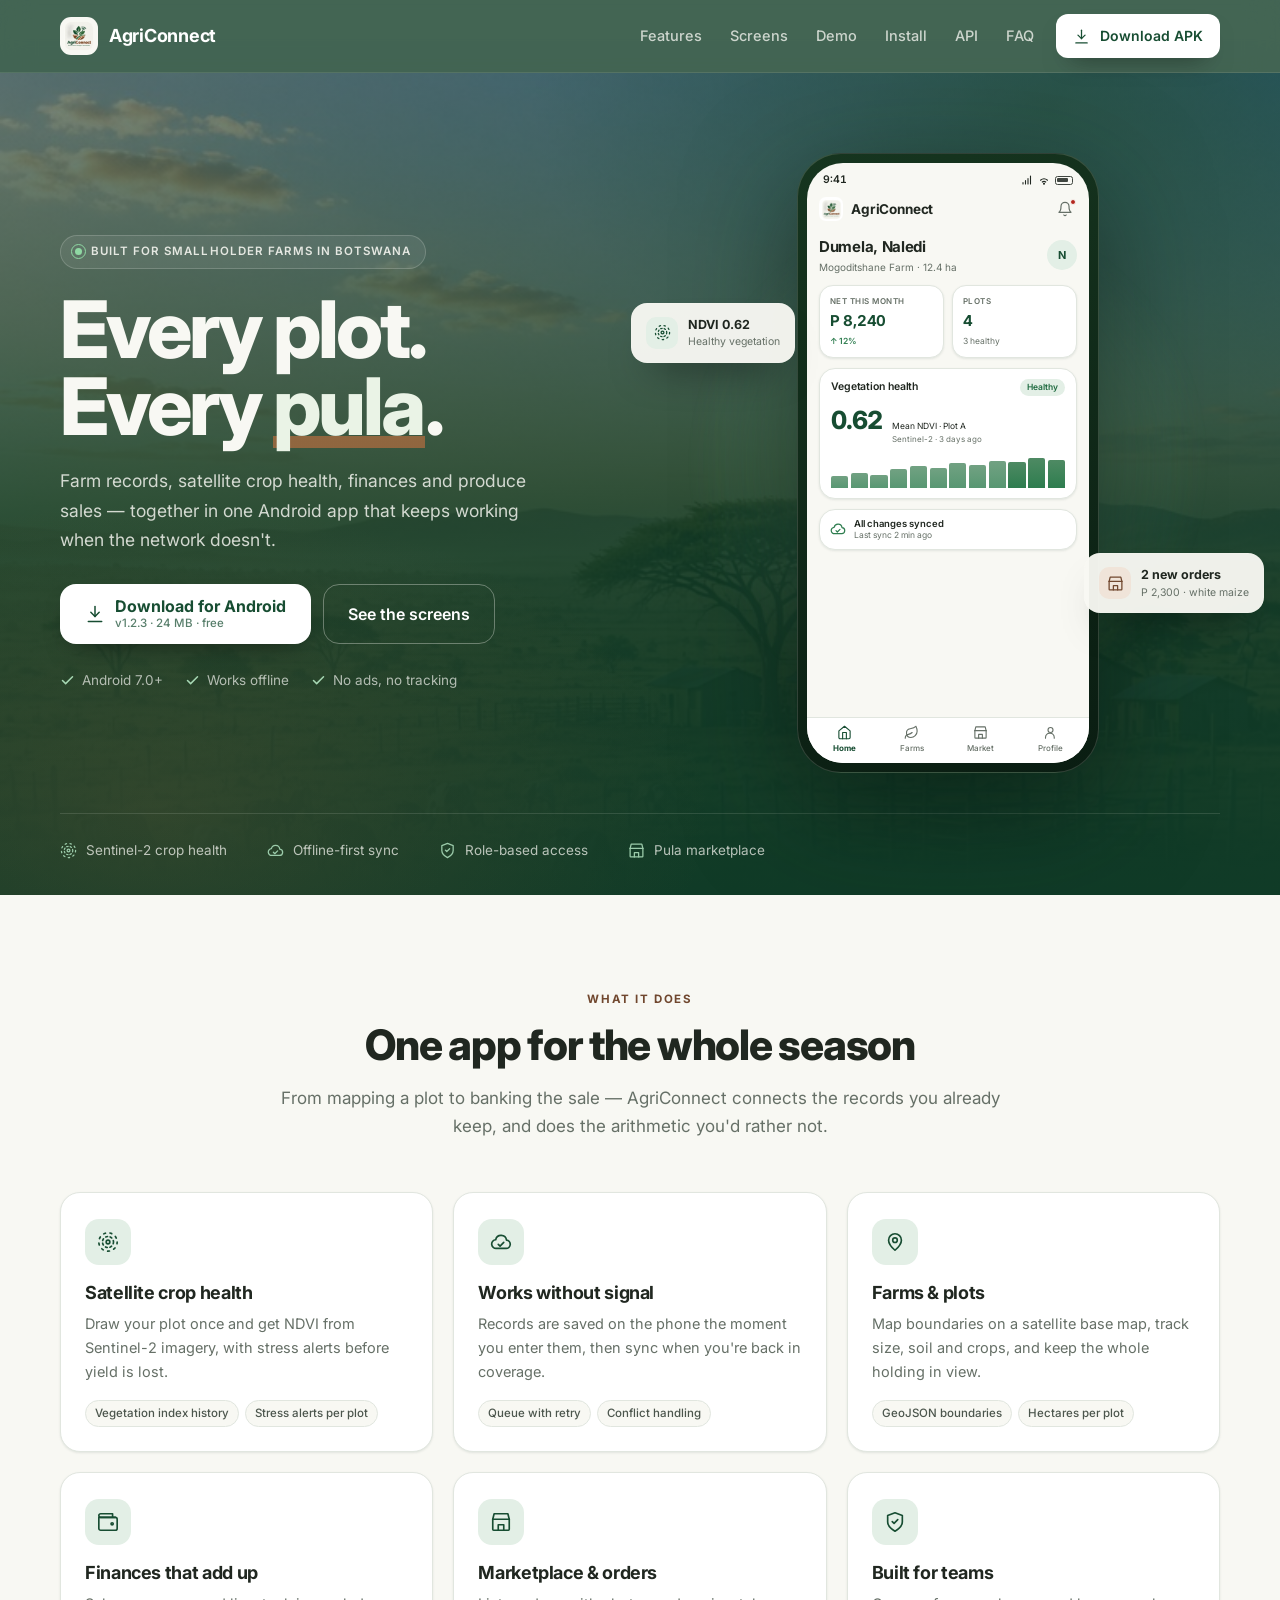
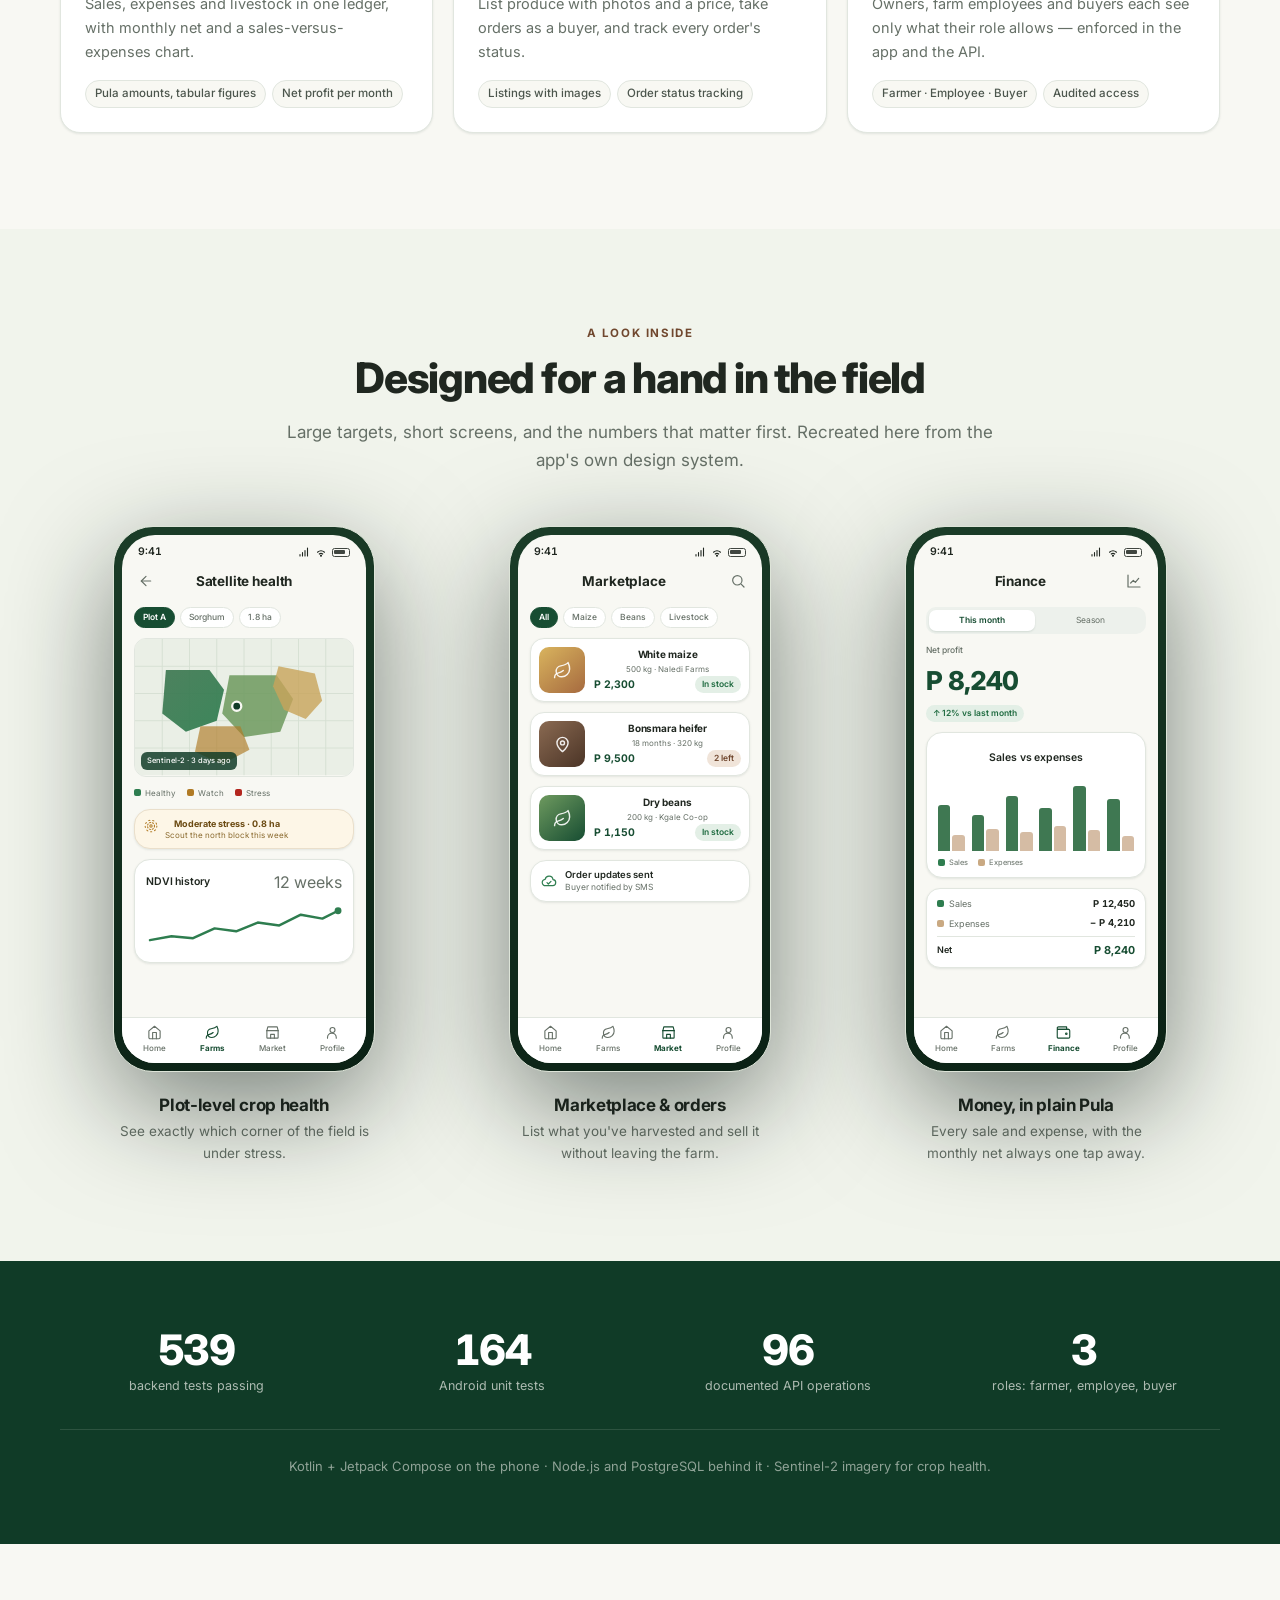
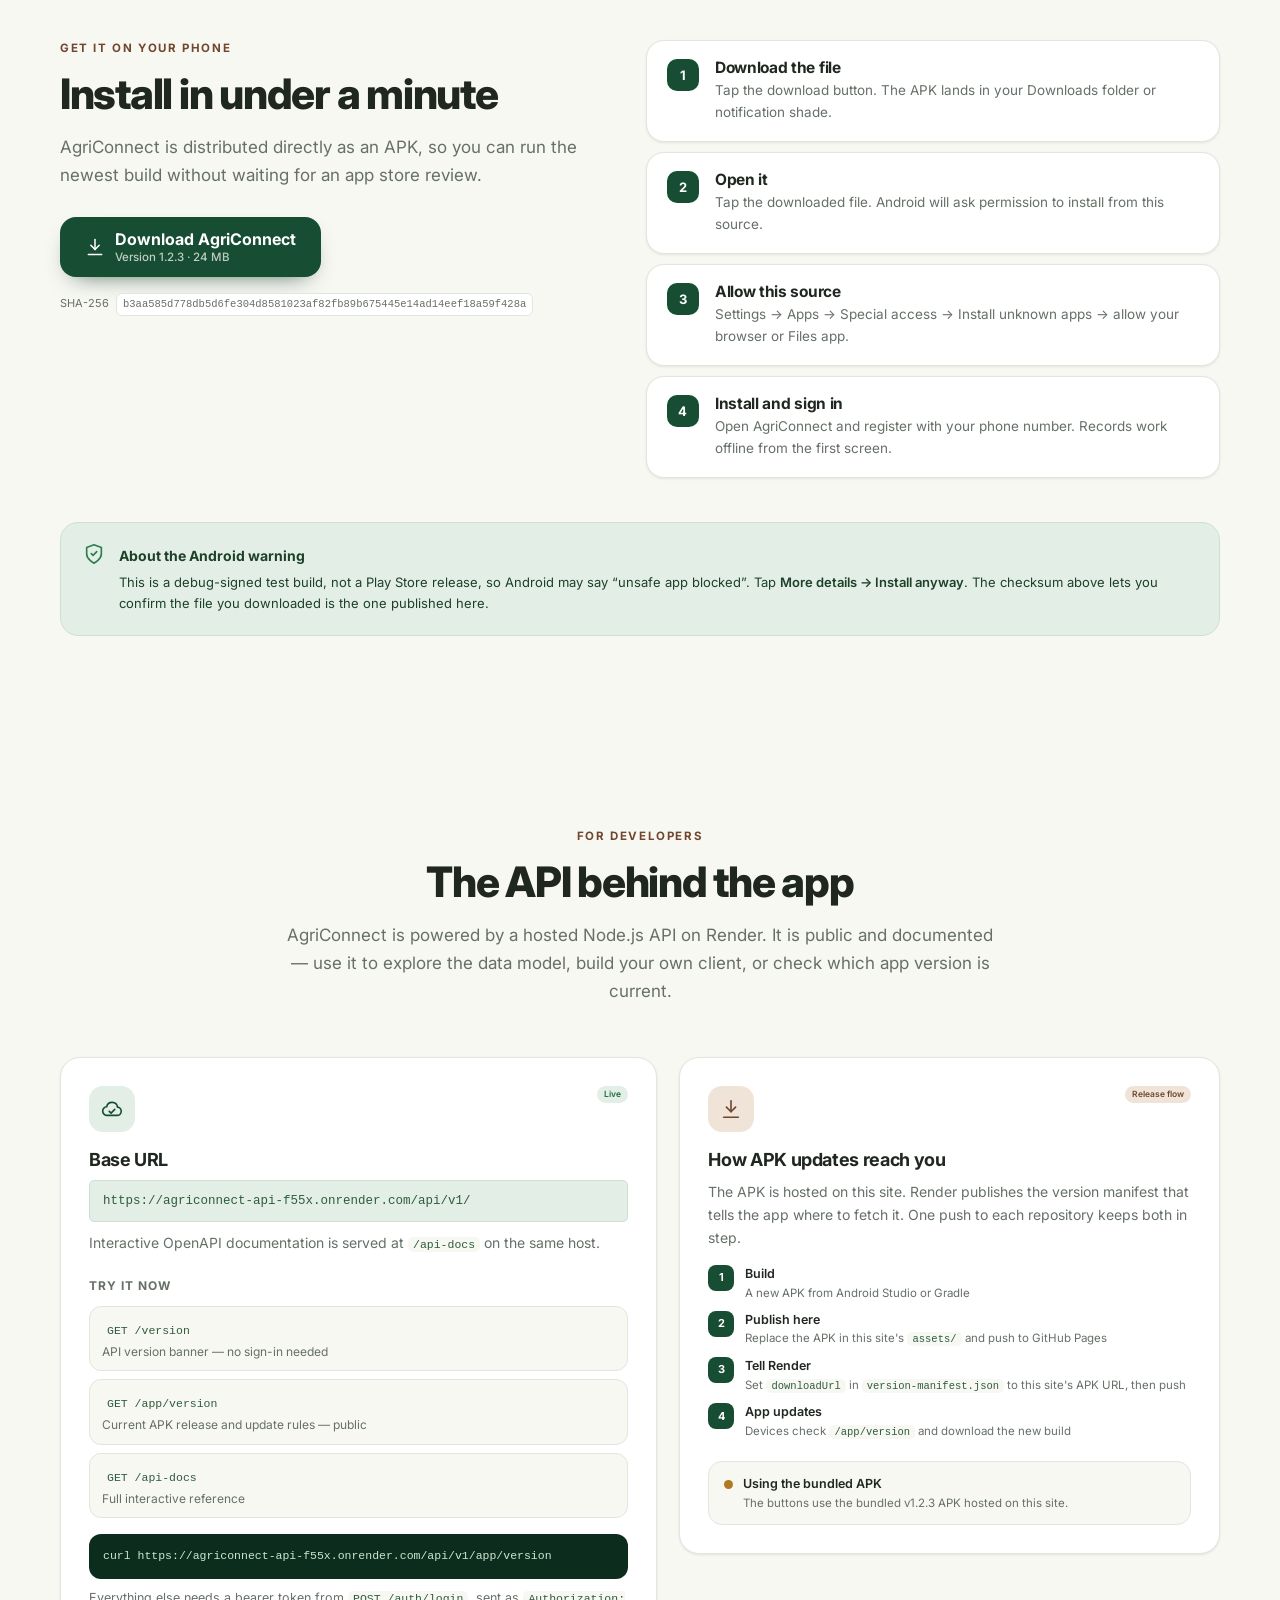
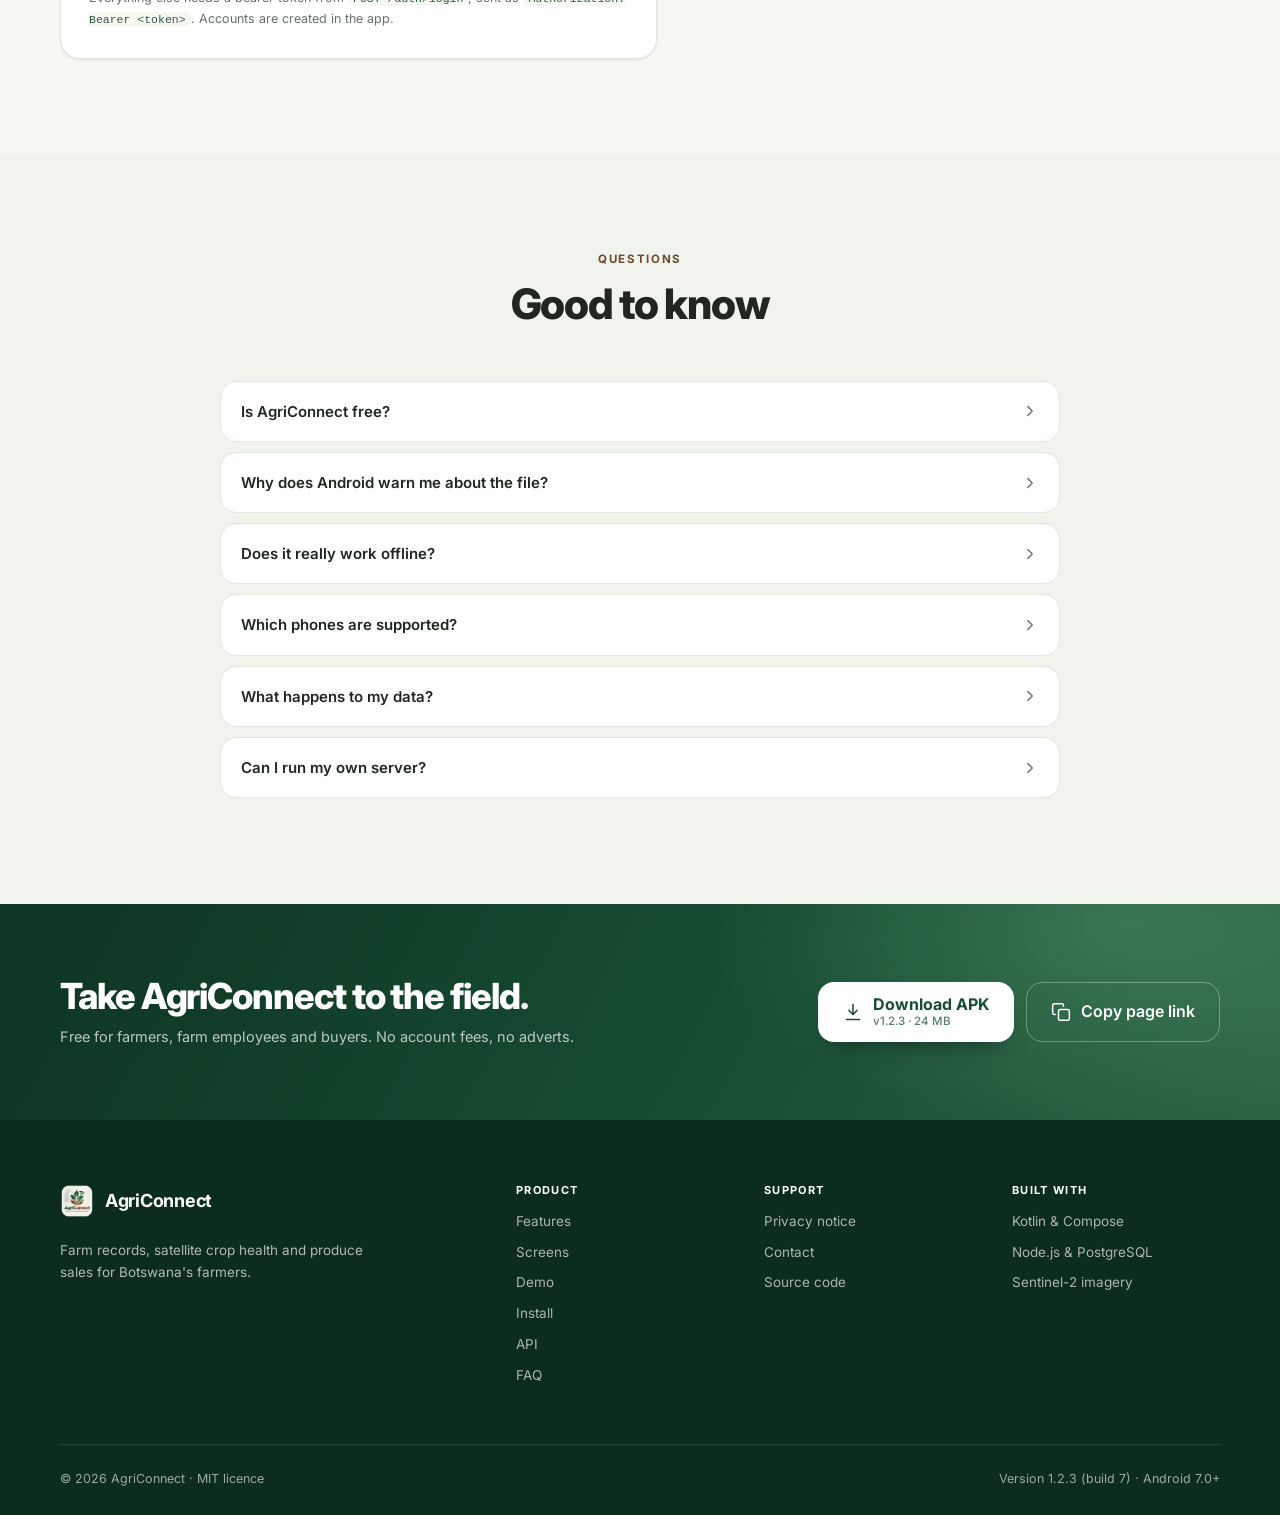
<file: index.html>
<!DOCTYPE html>
<html lang="en">
<head>
<meta charset="utf-8" />
<meta name="viewport" content="width=device-width, initial-scale=1" />
<title>AgriConnect — farm records, satellite crop health and markets in one app</title>
<meta name="description" content="AgriConnect is an offline-first farm management app for Botswana: plot mapping, satellite crop health, finances, livestock, produce listings and orders. Download the Android APK." />
<meta name="theme-color" content="#174D32" />
<meta name="color-scheme" content="light" />
<link rel="icon" href="assets/logo-mark.png" sizes="any" />
<link rel="apple-touch-icon" href="assets/logo-mark.png" />

<meta property="og:type" content="website" />
<meta property="og:title" content="AgriConnect — your whole farm, in one pocket" />
<meta property="og:description" content="Offline-first farm records, Sentinel-2 crop health, finances and a produce marketplace. Download the Android app." />
<meta property="og:image" content="assets/og-image.jpg" />
<meta name="twitter:card" content="summary_large_image" />

<link rel="preconnect" href="https://fonts.googleapis.com" />
<link rel="preconnect" href="https://fonts.gstatic.com" crossorigin />
<link href="https://fonts.googleapis.com/css2?family=Inter:wght@400;500;600;700;800&display=swap" rel="stylesheet" />
<link rel="stylesheet" href="styles.css" />
</head>
<body>

<!-- Icon sprite ------------------------------------------------------- -->
<svg class="sprite" aria-hidden="true" focusable="false" xmlns="http://www.w3.org/2000/svg">
  <symbol id="i-home" viewBox="0 0 24 24"><path d="M3 9.5 12 2l9 7.5V20a2 2 0 0 1-2 2H5a2 2 0 0 1-2-2z"/><path d="M9 22V12h6v10"/></symbol>
  <symbol id="i-leaf" viewBox="0 0 24 24"><path d="M11 20A7 7 0 0 1 9.8 6.1C15.5 5 17 4.5 19 2c1 2 2 4.2 2 8 0 5.5-4.8 10-10 10Z"/><path d="M2 21c0-3 1.9-5.4 5.1-6C9.5 14.5 12 13 13 12"/></symbol>
  <symbol id="i-store" viewBox="0 0 24 24"><path d="M3 9 4.5 3h15L21 9"/><path d="M3 9v11a1 1 0 0 0 1 1h16a1 1 0 0 0 1-1V9"/><path d="M3 9h18"/><path d="M9 21v-6h6v6"/></symbol>
  <symbol id="i-wallet" viewBox="0 0 24 24"><path d="M20 7H4a2 2 0 0 1 0-4h13v4"/><path d="M2 7h18a2 2 0 0 1 2 2v10a2 2 0 0 1-2 2H4a2 2 0 0 1-2-2z"/><circle cx="16.5" cy="14" r="1.2"/></symbol>
  <symbol id="i-user" viewBox="0 0 24 24"><circle cx="12" cy="8" r="4"/><path d="M4 21v-1a7 7 0 0 1 14 0v1"/></symbol>
  <symbol id="i-bell" viewBox="0 0 24 24"><path d="M18 8A6 6 0 0 0 6 8c0 7-3 9-3 9h18s-3-2-3-9"/><path d="M13.7 21a2 2 0 0 1-3.4 0"/></symbol>
  <symbol id="i-search" viewBox="0 0 24 24"><circle cx="11" cy="11" r="7"/><path d="m21 21-4.3-4.3"/></symbol>
  <symbol id="i-back" viewBox="0 0 24 24"><path d="M19 12H5"/><path d="m12 19-7-7 7-7"/></symbol>
  <symbol id="i-cloud-check" viewBox="0 0 24 24"><path d="M17.5 19a4.5 4.5 0 0 0 .5-8.98A6 6 0 0 0 6.2 9.5 4 4 0 0 0 7 19Z"/><path d="m9 14.5 2 2 4-4"/></symbol>
  <symbol id="i-satellite" viewBox="0 0 24 24"><circle cx="12" cy="12" r="2"/><circle cx="12" cy="12" r="6" stroke-dasharray="2 3"/><circle cx="12" cy="12" r="10" stroke-dasharray="2 5"/></symbol>
  <symbol id="i-download" viewBox="0 0 24 24"><path d="M12 3v12"/><path d="m7 10 5 5 5-5"/><path d="M4 21h16"/></symbol>
  <symbol id="i-shield" viewBox="0 0 24 24"><path d="M12 22s8-4 8-10V5l-8-3-8 3v7c0 6 8 10 8 10Z"/><path d="m9 11.5 2 2 4-4"/></symbol>
  <symbol id="i-pin" viewBox="0 0 24 24"><path d="M12 21s7-6.1 7-11a7 7 0 1 0-14 0c0 4.9 7 11 7 11Z"/><circle cx="12" cy="10" r="2.5"/></symbol>
  <symbol id="i-check" viewBox="0 0 24 24"><path d="M20 6 9 17l-5-5"/></symbol>
  <symbol id="i-copy" viewBox="0 0 24 24"><rect x="9" y="9" width="13" height="13" rx="2"/><path d="M5 15H4a2 2 0 0 1-2-2V4a2 2 0 0 1 2-2h9a2 2 0 0 1 2 2v1"/></symbol>
  <symbol id="i-chart" viewBox="0 0 24 24"><path d="M3 3v18h18"/><path d="m7 15 4-4 3 3 5-6"/></symbol>
  <symbol id="i-chevron" viewBox="0 0 24 24"><path d="m9 18 6-6-6-6"/></symbol>
  <symbol id="i-sun" viewBox="0 0 24 24"><circle cx="12" cy="12" r="4"/><path d="M12 2v2M12 20v2M4.9 4.9l1.4 1.4M17.7 17.7l1.4 1.4M2 12h2M20 12h2M4.9 19.1l1.4-1.4M17.7 6.3l1.4-1.4"/></symbol>
  <symbol id="i-signal" viewBox="0 0 24 24"><path d="M4 20v-3M9 20v-7M14 20v-11M19 20V4"/></symbol>
  <symbol id="i-wifi" viewBox="0 0 24 24"><path d="M5 12.5a11 11 0 0 1 14 0"/><path d="M8.5 16.1a6 6 0 0 1 7 0"/><circle cx="12" cy="19.5" r="1"/></symbol>
  <symbol id="i-github" viewBox="0 0 24 24"><path d="M12 2C6.5 2 2 6.6 2 12.2c0 4.5 2.9 8.3 6.8 9.7.5.1.7-.2.7-.5v-1.8c-2.8.6-3.4-1.4-3.4-1.4-.5-1.2-1.1-1.5-1.1-1.5-.9-.6.1-.6.1-.6 1 .1 1.5 1 1.5 1 .9 1.6 2.4 1.1 2.9.9.1-.7.4-1.1.6-1.4-2.2-.3-4.6-1.1-4.6-5 0-1.1.4-2 1-2.7-.1-.3-.4-1.3.1-2.7 0 0 .8-.3 2.7 1a9.3 9.3 0 0 1 5 0c1.9-1.3 2.7-1 2.7-1 .5 1.4.2 2.4.1 2.7.6.7 1 1.6 1 2.7 0 3.9-2.3 4.7-4.6 5 .4.3.7.9.7 1.9v2.8c0 .3.2.6.7.5A10.1 10.1 0 0 0 22 12.2C22 6.6 17.5 2 12 2Z"/></symbol>
</svg>

<!-- Header --------------------------------------------------------- -->
<header class="site-header" id="top">
  <div class="wrap nav-inner">
    <a class="brand" href="#top" aria-label="AgriConnect home">
      <img src="assets/logo-mark.png" alt="" width="38" height="38" />
      <span>AgriConnect</span>
    </a>
    <nav class="nav-links" aria-label="Primary">
      <a href="#features">Features</a>
      <a href="#screens">Screens</a>
      <a href="demo.html">Demo</a>
      <a href="#install">Install</a>
      <a href="#api">API</a>
      <a href="#faq">FAQ</a>
    </nav>
    <a class="btn btn-light btn-sm" href="assets/agriConnect-1.2.3.apk" download>
      <svg class="i" aria-hidden="true"><use href="#i-download" /></svg>
      Download APK
    </a>
  </div>
</header>

<main>
<!-- Hero ----------------------------------------------------------- -->
<section class="hero">
  <div class="hero-bg" aria-hidden="true"></div>
  <div class="wrap hero-grid">
    <div class="hero-copy">
      <p class="eyebrow"><span class="pulse-dot"></span> Built for smallholder farms in Botswana</p>
      <h1>Every plot.<br />Every <span class="accent">pula</span>.</h1>
      <p class="lead">
        Farm records, satellite crop health, finances and produce sales — together in one
        Android app that keeps working when the network doesn't.
      </p>
      <div class="hero-actions">
        <a class="btn btn-light btn-lg" href="assets/agriConnect-1.2.3.apk" download>
          <svg class="i" aria-hidden="true"><use href="#i-download" /></svg>
          <span class="btn-stack">
            <strong>Download for Android</strong>
            <small>v1.2.3 · <span data-apk-size>24 MB</span> · free</small>
          </span>
        </a>
        <a class="btn btn-ghost btn-lg" href="#screens">See the screens</a>
      </div>
      <ul class="hero-meta">
        <li><svg class="i" aria-hidden="true"><use href="#i-check" /></svg> Android 7.0+</li>
        <li><svg class="i" aria-hidden="true"><use href="#i-check" /></svg> Works offline</li>
        <li><svg class="i" aria-hidden="true"><use href="#i-check" /></svg> No ads, no tracking</li>
      </ul>
    </div>

    <div class="hero-visual" aria-hidden="true">
      <div class="halo"></div>
      <div class="phone phone-hero">
        <div class="phone-frame">
          <div class="phone-screen">
            <div class="sb"><span>9:41</span><span class="sb-icons">
              <svg class="i"><use href="#i-signal" /></svg>
              <svg class="i"><use href="#i-wifi" /></svg>
              <span class="battery"></span>
            </span></div>
            <div class="appbar">
              <img src="assets/logo-mark.png" alt="" class="appbar-logo" />
              <span class="appbar-title">AgriConnect</span>
              <span class="appbar-action"><svg class="i"><use href="#i-bell" /></svg><i class="dot"></i></span>
            </div>
            <div class="screen-body">
              <div class="hello">
                <div>
                  <p class="hello-hi">Dumela, Naledi</p>
                  <p class="hello-sub">Mogoditshane Farm · 12.4 ha</p>
                </div>
                <span class="avatar">N</span>
              </div>

              <div class="tiles">
                <div class="tile">
                  <span class="tile-label">Net this month</span>
                  <span class="tile-value">P 8,240</span>
                  <span class="tile-delta up">↑ 12%</span>
                </div>
                <div class="tile">
                  <span class="tile-label">Plots</span>
                  <span class="tile-value">4</span>
                  <span class="tile-delta">3 healthy</span>
                </div>
              </div>

              <div class="card ndvi">
                <div class="card-head">
                  <span class="card-title">Vegetation health</span>
                  <span class="pill pill-good">Healthy</span>
                </div>
                <div class="ndvi-row">
                  <span class="ndvi-value">0.62</span>
                  <div class="ndvi-meta">
                    <span>Mean NDVI · Plot A</span>
                    <span class="muted">Sentinel-2 · 3 days ago</span>
                  </div>
                </div>
                <div class="bars">
                  <i style="--h:34%"></i><i style="--h:42%"></i><i style="--h:38%"></i>
                  <i style="--h:55%"></i><i style="--h:63%"></i><i style="--h:58%"></i>
                  <i style="--h:71%"></i><i style="--h:66%"></i><i style="--h:78%"></i>
                  <i style="--h:74%"></i><i style="--h:88%"></i><i style="--h:82%"></i>
                </div>
              </div>

              <div class="card syncrow">
                <svg class="i good"><use href="#i-cloud-check" /></svg>
                <div><strong>All changes synced</strong><span>Last sync 2 min ago</span></div>
              </div>
            </div>
            <nav class="tabbar">
              <span class="tab active"><svg class="i"><use href="#i-home" /></svg>Home</span>
              <span class="tab"><svg class="i"><use href="#i-leaf" /></svg>Farms</span>
              <span class="tab"><svg class="i"><use href="#i-store" /></svg>Market</span>
              <span class="tab"><svg class="i"><use href="#i-user" /></svg>Profile</span>
            </nav>
          </div>
        </div>
      </div>

      <div class="float-card float-a">
        <span class="fc-icon"><svg class="i"><use href="#i-satellite" /></svg></span>
        <div><strong>NDVI 0.62</strong><span>Healthy vegetation</span></div>
      </div>
      <div class="float-card float-b">
        <span class="fc-icon brown"><svg class="i"><use href="#i-store" /></svg></span>
        <div><strong>2 new orders</strong><span>P 2,300 · white maize</span></div>
      </div>
    </div>
  </div>

  <div class="wrap">
    <ul class="trustbar">
      <li><svg class="i" aria-hidden="true"><use href="#i-satellite" /></svg><span>Sentinel-2 crop health</span></li>
      <li><svg class="i" aria-hidden="true"><use href="#i-cloud-check" /></svg><span>Offline-first sync</span></li>
      <li><svg class="i" aria-hidden="true"><use href="#i-shield" /></svg><span>Role-based access</span></li>
      <li><svg class="i" aria-hidden="true"><use href="#i-store" /></svg><span>Pula marketplace</span></li>
    </ul>
  </div>
</section>

<!-- Features ------------------------------------------------------- -->
<section class="section" id="features">
  <div class="wrap">
    <div class="section-head reveal">
      <p class="kicker">What it does</p>
      <h2>One app for the whole season</h2>
      <p class="section-lead">
        From mapping a plot to banking the sale — AgriConnect connects the records you already keep,
        and does the arithmetic you'd rather not.
      </p>
    </div>

    <div class="grid grid-3">
      <article class="feature reveal">
        <span class="f-icon"><svg class="i"><use href="#i-satellite" /></svg></span>
        <h3>Satellite crop health</h3>
        <p>Draw your plot once and get NDVI from Sentinel-2 imagery, with stress alerts before yield is lost.</p>
        <ul class="f-list"><li>Vegetation index history</li><li>Stress alerts per plot</li></ul>
      </article>

      <article class="feature reveal">
        <span class="f-icon"><svg class="i"><use href="#i-cloud-check" /></svg></span>
        <h3>Works without signal</h3>
        <p>Records are saved on the phone the moment you enter them, then sync when you're back in coverage.</p>
        <ul class="f-list"><li>Queue with retry</li><li>Conflict handling</li></ul>
      </article>

      <article class="feature reveal">
        <span class="f-icon"><svg class="i"><use href="#i-pin" /></svg></span>
        <h3>Farms &amp; plots</h3>
        <p>Map boundaries on a satellite base map, track size, soil and crops, and keep the whole holding in view.</p>
        <ul class="f-list"><li>GeoJSON boundaries</li><li>Hectares per plot</li></ul>
      </article>

      <article class="feature reveal">
        <span class="f-icon"><svg class="i"><use href="#i-wallet" /></svg></span>
        <h3>Finances that add up</h3>
        <p>Sales, expenses and livestock in one ledger, with monthly net and a sales-versus-expenses chart.</p>
        <ul class="f-list"><li>Pula amounts, tabular figures</li><li>Net profit per month</li></ul>
      </article>

      <article class="feature reveal">
        <span class="f-icon"><svg class="i"><use href="#i-store" /></svg></span>
        <h3>Marketplace &amp; orders</h3>
        <p>List produce with photos and a price, take orders as a buyer, and track every order's status.</p>
        <ul class="f-list"><li>Listings with images</li><li>Order status tracking</li></ul>
      </article>

      <article class="feature reveal">
        <span class="f-icon"><svg class="i"><use href="#i-shield" /></svg></span>
        <h3>Built for teams</h3>
        <p>Owners, farm employees and buyers each see only what their role allows — enforced in the app and the API.</p>
        <ul class="f-list"><li>Farmer · Employee · Buyer</li><li>Audited access</li></ul>
      </article>
    </div>
  </div>
</section>

<!-- Screens -------------------------------------------------------- -->
<section class="section section-tint" id="screens">
  <div class="wrap">
    <div class="section-head reveal">
      <p class="kicker">A look inside</p>
      <h2>Designed for a hand in the field</h2>
      <p class="section-lead">
        Large targets, short screens, and the numbers that matter first. Recreated here from the
        app's own design system.
      </p>
    </div>

    <div class="screens-row">
      <!-- Satellite -->
      <figure class="screen-item reveal">
        <div class="phone" aria-hidden="true">
          <div class="phone-frame">
            <div class="phone-screen">
              <div class="sb"><span>9:41</span><span class="sb-icons">
                <svg class="i"><use href="#i-signal" /></svg><svg class="i"><use href="#i-wifi" /></svg><span class="battery"></span>
              </span></div>
              <div class="appbar">
                <span class="appbar-action"><svg class="i"><use href="#i-back" /></svg></span>
                <span class="appbar-title">Satellite health</span>
                <span class="appbar-action"></span>
              </div>
              <div class="screen-body">
                <div class="chips">
                  <span class="chip active">Plot A</span><span class="chip">Sorghum</span><span class="chip">1.8 ha</span>
                </div>
                <div class="map">
                  <svg viewBox="0 0 240 150" role="presentation">
                    <defs>
                      <linearGradient id="fieldG" x1="0" y1="0" x2="1" y2="1">
                        <stop offset="0" stop-color="#3F7852" /><stop offset="1" stop-color="#2E7D4F" />
                      </linearGradient>
                    </defs>
                    <rect width="240" height="150" fill="#EAEFE6" />
                    <g stroke="#D6DFD2" stroke-width="1">
                      <path d="M0 30h240M0 60h240M0 90h240M0 120h240M30 0v150M60 0v150M90 0v150M120 0v150M150 0v150M180 0v150M210 0v150" />
                    </g>
                    <path d="M34 34h48l16 22-8 34-34 12-26-20z" fill="url(#fieldG)" opacity=".92" />
                    <path d="M104 40h52l18 26-14 36-40 6-24-26z" fill="#6E9A5F" opacity=".85" />
                    <path d="M158 30l40 8 8 30-18 20-24-10-12-26z" fill="#C9A45A" opacity=".8" />
                    <path d="M72 96h44l10 26-30 16-30-14z" fill="#B07A24" opacity=".65" />
                    <circle cx="112" cy="74" r="5" fill="#103B27" stroke="#F8F8F3" stroke-width="2.5" />
                  </svg>
                  <span class="map-tag">Sentinel-2 · 3 days ago</span>
                </div>
                <div class="legend">
                  <span><i class="lg good"></i>Healthy</span>
                  <span><i class="lg warn"></i>Watch</span>
                  <span><i class="lg bad"></i>Stress</span>
                </div>
                <div class="card alert">
                  <svg class="i"><use href="#i-satellite" /></svg>
                  <div><strong>Moderate stress · 0.8 ha</strong><span>Scout the north block this week</span></div>
                </div>
                <div class="card spark">
                  <div class="card-head"><span class="card-title">NDVI history</span><span class="muted">12 weeks</span></div>
                  <svg viewBox="0 0 200 54" class="sparkline" role="presentation">
                    <polyline points="4,42 26,38 48,40 70,30 92,33 114,24 136,27 158,16 180,20 196,12"
                      fill="none" stroke="#2E7D4F" stroke-width="2.5" stroke-linecap="round" stroke-linejoin="round" />
                    <circle cx="196" cy="12" r="3.5" fill="#2E7D4F" />
                  </svg>
                </div>
              </div>
              <nav class="tabbar">
                <span class="tab"><svg class="i"><use href="#i-home" /></svg>Home</span>
                <span class="tab active"><svg class="i"><use href="#i-leaf" /></svg>Farms</span>
                <span class="tab"><svg class="i"><use href="#i-store" /></svg>Market</span>
                <span class="tab"><svg class="i"><use href="#i-user" /></svg>Profile</span>
              </nav>
            </div>
          </div>
        </div>
        <figcaption><h3>Plot-level crop health</h3><p>See exactly which corner of the field is under stress.</p></figcaption>
      </figure>

      <!-- Marketplace -->
      <figure class="screen-item reveal">
        <div class="phone" aria-hidden="true">
          <div class="phone-frame">
            <div class="phone-screen">
              <div class="sb"><span>9:41</span><span class="sb-icons">
                <svg class="i"><use href="#i-signal" /></svg><svg class="i"><use href="#i-wifi" /></svg><span class="battery"></span>
              </span></div>
              <div class="appbar">
                <span class="appbar-title">Marketplace</span>
                <span class="appbar-action"><svg class="i"><use href="#i-search" /></svg></span>
              </div>
              <div class="screen-body">
                <div class="chips">
                  <span class="chip active">All</span><span class="chip">Maize</span><span class="chip">Beans</span><span class="chip">Livestock</span>
                </div>

                <div class="listing">
                  <div class="thumb thumb-maize"><svg class="i"><use href="#i-leaf" /></svg></div>
                  <div class="listing-body">
                    <strong>White maize</strong>
                    <span class="muted">500 kg · Naledi Farms</span>
                    <div class="listing-foot"><span class="price">P 2,300</span><span class="pill pill-good">In stock</span></div>
                  </div>
                </div>

                <div class="listing">
                  <div class="thumb thumb-cattle"><svg class="i"><use href="#i-pin" /></svg></div>
                  <div class="listing-body">
                    <strong>Bonsmara heifer</strong>
                    <span class="muted">18 months · 320 kg</span>
                    <div class="listing-foot"><span class="price">P 9,500</span><span class="pill pill-soft">2 left</span></div>
                  </div>
                </div>

                <div class="listing">
                  <div class="thumb thumb-beans"><svg class="i"><use href="#i-leaf" /></svg></div>
                  <div class="listing-body">
                    <strong>Dry beans</strong>
                    <span class="muted">200 kg · Kgale Co-op</span>
                    <div class="listing-foot"><span class="price">P 1,150</span><span class="pill pill-good">In stock</span></div>
                  </div>
                </div>

                <div class="card syncrow tight">
                  <svg class="i good"><use href="#i-cloud-check" /></svg>
                  <div><strong>Order updates sent</strong><span>Buyer notified by SMS</span></div>
                </div>
              </div>
              <nav class="tabbar">
                <span class="tab"><svg class="i"><use href="#i-home" /></svg>Home</span>
                <span class="tab"><svg class="i"><use href="#i-leaf" /></svg>Farms</span>
                <span class="tab active"><svg class="i"><use href="#i-store" /></svg>Market</span>
                <span class="tab"><svg class="i"><use href="#i-user" /></svg>Profile</span>
              </nav>
            </div>
          </div>
        </div>
        <figcaption><h3>Marketplace &amp; orders</h3><p>List what you've harvested and sell it without leaving the farm.</p></figcaption>
      </figure>

      <!-- Finance -->
      <figure class="screen-item reveal">
        <div class="phone" aria-hidden="true">
          <div class="phone-frame">
            <div class="phone-screen">
              <div class="sb"><span>9:41</span><span class="sb-icons">
                <svg class="i"><use href="#i-signal" /></svg><svg class="i"><use href="#i-wifi" /></svg><span class="battery"></span>
              </span></div>
              <div class="appbar">
                <span class="appbar-title">Finance</span>
                <span class="appbar-action"><svg class="i"><use href="#i-chart" /></svg></span>
              </div>
              <div class="screen-body">
                <div class="segmented"><span class="seg active">This month</span><span class="seg">Season</span></div>
                <div class="big-stat">
                  <span class="muted">Net profit</span>
                  <span class="big-value">P 8,240</span>
                  <span class="pill pill-good">↑ 12% vs last month</span>
                </div>
                <div class="card chartcard">
                  <div class="chart-head"><span class="card-title">Sales vs expenses</span></div>
                  <div class="chart">
                    <div class="col"><i class="in" style="--h:62%"></i><i class="out" style="--h:22%"></i></div>
                    <div class="col"><i class="in" style="--h:48%"></i><i class="out" style="--h:30%"></i></div>
                    <div class="col"><i class="in" style="--h:74%"></i><i class="out" style="--h:26%"></i></div>
                    <div class="col"><i class="in" style="--h:58%"></i><i class="out" style="--h:34%"></i></div>
                    <div class="col"><i class="in" style="--h:88%"></i><i class="out" style="--h:28%"></i></div>
                    <div class="col"><i class="in" style="--h:70%"></i><i class="out" style="--h:20%"></i></div>
                  </div>
                  <div class="chart-legend"><span><i class="lg good"></i>Sales</span><span><i class="lg brown"></i>Expenses</span></div>
                </div>
                <div class="ledger">
                  <div class="ledger-row"><span><i class="lg good"></i>Sales</span><strong>P 12,450</strong></div>
                  <div class="ledger-row"><span><i class="lg brown"></i>Expenses</span><strong>− P 4,210</strong></div>
                  <div class="ledger-row total"><span>Net</span><strong>P 8,240</strong></div>
                </div>
              </div>
              <nav class="tabbar">
                <span class="tab"><svg class="i"><use href="#i-home" /></svg>Home</span>
                <span class="tab"><svg class="i"><use href="#i-leaf" /></svg>Farms</span>
                <span class="tab active"><svg class="i"><use href="#i-wallet" /></svg>Finance</span>
                <span class="tab"><svg class="i"><use href="#i-user" /></svg>Profile</span>
              </nav>
            </div>
          </div>
        </div>
        <figcaption><h3>Money, in plain Pula</h3><p>Every sale and expense, with the monthly net always one tap away.</p></figcaption>
      </figure>
    </div>
  </div>
</section>

<!-- Under the hood ------------------------------------------------ -->
<section class="section stats-section">
  <div class="wrap">
    <div class="stats-grid reveal">
      <div class="stat"><span class="stat-value">539</span><span class="stat-label">backend tests passing</span></div>
      <div class="stat"><span class="stat-value">164</span><span class="stat-label">Android unit tests</span></div>
      <div class="stat"><span class="stat-value">96</span><span class="stat-label">documented API operations</span></div>
      <div class="stat"><span class="stat-value">3</span><span class="stat-label">roles: farmer, employee, buyer</span></div>
    </div>
    <p class="stats-note reveal">Kotlin + Jetpack Compose on the phone · Node.js and PostgreSQL behind it · Sentinel-2 imagery for crop health.</p>
  </div>
</section>

<!-- Install ------------------------------------------------------- -->
<section class="section" id="install">
  <div class="wrap install-grid">
    <div class="install-copy reveal">
      <p class="kicker">Get it on your phone</p>
      <h2>Install in under a minute</h2>
      <p class="section-lead">
        AgriConnect is distributed directly as an APK, so you can run the newest build without
        waiting for an app store review.
      </p>
      <a class="btn btn-primary btn-lg" href="assets/agriConnect-1.2.3.apk" download>
        <svg class="i" aria-hidden="true"><use href="#i-download" /></svg>
        <span class="btn-stack">
          <strong>Download AgriConnect</strong>
          <small>Version 1.2.3 · <span data-apk-size>24 MB</span></small>
        </span>
      </a>
      <p class="hash">
        SHA-256 <code data-apk-hash>b3aa585d778db5d6fe304d8581023af82fb89b675445e14ad14eef18a59f428a</code>
      </p>
    </div>

    <ol class="steps reveal">
      <li>
        <span class="step-num">1</span>
        <div>
          <h3>Download the file</h3>
          <p>Tap the download button. The APK lands in your Downloads folder or notification shade.</p>
        </div>
      </li>
      <li>
        <span class="step-num">2</span>
        <div>
          <h3>Open it</h3>
          <p>Tap the downloaded file. Android will ask permission to install from this source.</p>
        </div>
      </li>
      <li>
        <span class="step-num">3</span>
        <div>
          <h3>Allow this source</h3>
          <p>Settings → Apps → Special access → Install unknown apps → allow your browser or Files app.</p>
        </div>
      </li>
      <li>
        <span class="step-num">4</span>
        <div>
          <h3>Install and sign in</h3>
          <p>Open AgriConnect and register with your phone number. Records work offline from the first screen.</p>
        </div>
      </li>
    </ol>
  </div>

  <div class="wrap">
    <div class="notice reveal">
      <svg class="i" aria-hidden="true"><use href="#i-shield" /></svg>
      <div>
        <strong>About the Android warning</strong>
        <p>
          This is a debug-signed test build, not a Play Store release, so Android may say
          “unsafe app blocked”. Tap <em>More details → Install anyway</em>. The checksum above lets you
          confirm the file you downloaded is the one published here.
        </p>
      </div>
    </div>
  </div>
</section>

<!-- Render API ------------------------------------------------------ -->
<section class="section" id="api">
  <div class="wrap">
    <div class="section-head reveal">
      <p class="kicker">For developers</p>
      <h2>The API behind the app</h2>
      <p class="section-lead">
        AgriConnect is powered by a hosted Node.js API on Render. It is public and documented —
        use it to explore the data model, build your own client, or check which app version is current.
      </p>
    </div>

    <div class="api-grid reveal">
      <article class="api-card">
        <div class="api-card-head">
          <span class="f-icon"><svg class="i"><use href="#i-cloud-check" /></svg></span>
          <span class="pill pill-good">Live</span>
        </div>
        <h3>Base URL</h3>
        <code class="api-url">https://agriconnect-api-f55x.onrender.com/api/v1/</code>
        <p>Interactive OpenAPI documentation is served at <code>/api-docs</code> on the same host.</p>

        <h4>Try it now</h4>
        <ul class="api-endpoints">
          <li>
            <a href="https://agriconnect-api-f55x.onrender.com/api/v1/version" target="_blank" rel="noopener"><code>GET /version</code></a>
            <span>API version banner — no sign-in needed</span>
          </li>
          <li>
            <a href="https://agriconnect-api-f55x.onrender.com/api/v1/app/version" target="_blank" rel="noopener"><code>GET /app/version</code></a>
            <span>Current APK release and update rules — public</span>
          </li>
          <li>
            <a href="https://agriconnect-api-f55x.onrender.com/api-docs" target="_blank" rel="noopener"><code>GET /api-docs</code></a>
            <span>Full interactive reference</span>
          </li>
        </ul>

        <div class="api-code"><span>curl https://agriconnect-api-f55x.onrender.com/api/v1/app/version</span></div>
        <p class="api-note">
          Everything else needs a bearer token from <code>POST /auth/login</code>, sent as
          <code>Authorization: Bearer &lt;token&gt;</code>. Accounts are created in the app.
        </p>
      </article>

      <article class="api-card">
        <div class="api-card-head">
          <span class="f-icon brown"><svg class="i"><use href="#i-download" /></svg></span>
          <span class="pill pill-soft">Release flow</span>
        </div>
        <h3>How APK updates reach you</h3>
        <p>
          The APK is hosted on this site. Render publishes the version manifest that tells the app
          where to fetch it. One push to each repository keeps both in step.
        </p>
        <ol class="flow">
          <li><span class="step-num">1</span><div><strong>Build</strong><small>A new APK from Android Studio or Gradle</small></div></li>
          <li><span class="step-num">2</span><div><strong>Publish here</strong><small>Replace the APK in this site's <code>assets/</code> and push to GitHub Pages</small></div></li>
          <li><span class="step-num">3</span><div><strong>Tell Render</strong><small>Set <code>downloadUrl</code> in <code>version-manifest.json</code> to this site's APK URL, then push</small></div></li>
          <li><span class="step-num">4</span><div><strong>App updates</strong><small>Devices check <code>/app/version</code> and download the new build</small></div></li>
        </ol>

        <div class="api-status" data-release-status>
          <span class="status-dot"></span>
          <div>
            <strong data-release-title>Checking Render for the latest release…</strong>
            <span data-release-detail>The download buttons use the bundled v1.2.3 APK until a release is published.</span>
          </div>
        </div>
      </article>
    </div>
  </div>
</section>

<!-- FAQ ------------------------------------------------------------ -->
<section class="section section-tint" id="faq">
  <div class="wrap faq-wrap">
    <div class="section-head reveal">
      <p class="kicker">Questions</p>
      <h2>Good to know</h2>
    </div>

    <div class="faq reveal">
      <details>
        <summary>Is AgriConnect free? <svg class="i" aria-hidden="true"><use href="#i-chevron" /></svg></summary>
        <p>Yes. There are no ads, no subscriptions and no in-app purchases in this build. It is a pilot release.</p>
      </details>
      <details>
        <summary>Why does Android warn me about the file? <svg class="i" aria-hidden="true"><use href="#i-chevron" /></svg></summary>
        <p>
          Because the APK is installed directly rather than through the Play Store, and this build is
          debug-signed for testing. Android flags every sideloaded app once. The install steps above
          walk you through it.
        </p>
      </details>
      <details>
        <summary>Does it really work offline? <svg class="i" aria-hidden="true"><use href="#i-chevron" /></svg></summary>
        <p>
          Yes. Harvests, expenses, livestock counts, listings and orders are saved on the phone first
          and queued for sync. They upload automatically when you have a connection. Satellite
          imagery and the marketplace do need a network.
        </p>
      </details>
      <details>
        <summary>Which phones are supported? <svg class="i" aria-hidden="true"><use href="#i-chevron" /></svg></summary>
        <p>Android 7.0 (API 24) and newer. The app is built for phones, not tablets, and there is no iPhone version yet.</p>
      </details>
      <details>
        <summary>What happens to my data? <svg class="i" aria-hidden="true"><use href="#i-chevron" /></svg></summary>
        <p>
          Your records belong to you. Read the plain-language summary in our
          <a href="privacy.html">privacy notice</a> — or the full policy under
          <em>Profile → Privacy &amp; data</em> in the app.
        </p>
      </details>
      <details>
        <summary>Can I run my own server? <svg class="i" aria-hidden="true"><use href="#i-chevron" /></svg></summary>
        <p>
          The project is MIT-licensed. The API, database migrations and Android source are all in the
          repository, and a debug build can point at any server from <em>Settings → Server</em>.
          See <a href="#api">the API section</a> for the hosted service's base URL and examples.
        </p>
      </details>
    </div>
  </div>
</section>

<!-- Closing CTA --------------------------------------------------- -->
<section class="cta-band">
  <div class="wrap cta-inner">
    <div>
      <h2>Take AgriConnect to the field.</h2>
      <p>Free for farmers, farm employees and buyers. No account fees, no adverts.</p>
    </div>
    <div class="cta-actions">
      <a class="btn btn-light btn-lg" href="assets/agriConnect-1.2.3.apk" download>
        <svg class="i" aria-hidden="true"><use href="#i-download" /></svg>
        <span class="btn-stack">
          <strong>Download APK</strong>
          <small>v1.2.3 · <span data-apk-size>24 MB</span></small>
        </span>
      </a>
      <button class="btn btn-ghost btn-lg" type="button" data-copy-link>
        <svg class="i" aria-hidden="true"><use href="#i-copy" /></svg>
        Copy page link
      </button>
    </div>
  </div>
</section>

</main>

<!-- Footer --------------------------------------------------------- -->
<footer class="site-footer">
  <div class="wrap footer-grid">
    <div class="footer-brand">
      <a class="brand" href="#top">
        <img src="assets/logo-mark.png" alt="" width="40" height="40" />
        <span>AgriConnect</span>
      </a>
      <p>Farm records, satellite crop health and produce sales for Botswana's farmers.</p>
    </div>

    <div class="footer-col">
      <h3>Product</h3>
      <a href="#features">Features</a>
      <a href="#screens">Screens</a>
      <a href="demo.html">Demo</a>
      <a href="#install">Install</a>
      <a href="#api">API</a>
      <a href="#faq">FAQ</a>
    </div>

    <div class="footer-col">
      <h3>Support</h3>
      <a href="privacy.html">Privacy notice</a>
      <a href="mailto:privacy@agriconnect.bw">Contact</a>
      <a href="https://github.com/" rel="noopener">Source code</a>
    </div>

    <div class="footer-col">
      <h3>Built with</h3>
      <span>Kotlin &amp; Compose</span>
      <span>Node.js &amp; PostgreSQL</span>
      <span>Sentinel-2 imagery</span>
    </div>
  </div>

  <div class="wrap footer-base">
    <p>© <span data-year>2026</span> AgriConnect · MIT licence</p>
    <p>Version 1.2.3 (build 7) · Android 7.0+</p>
  </div>
</footer>

<div class="toast" role="status" aria-live="polite" data-toast></div>

<script src="script.js" defer></script>
</body>
</html>
</file>
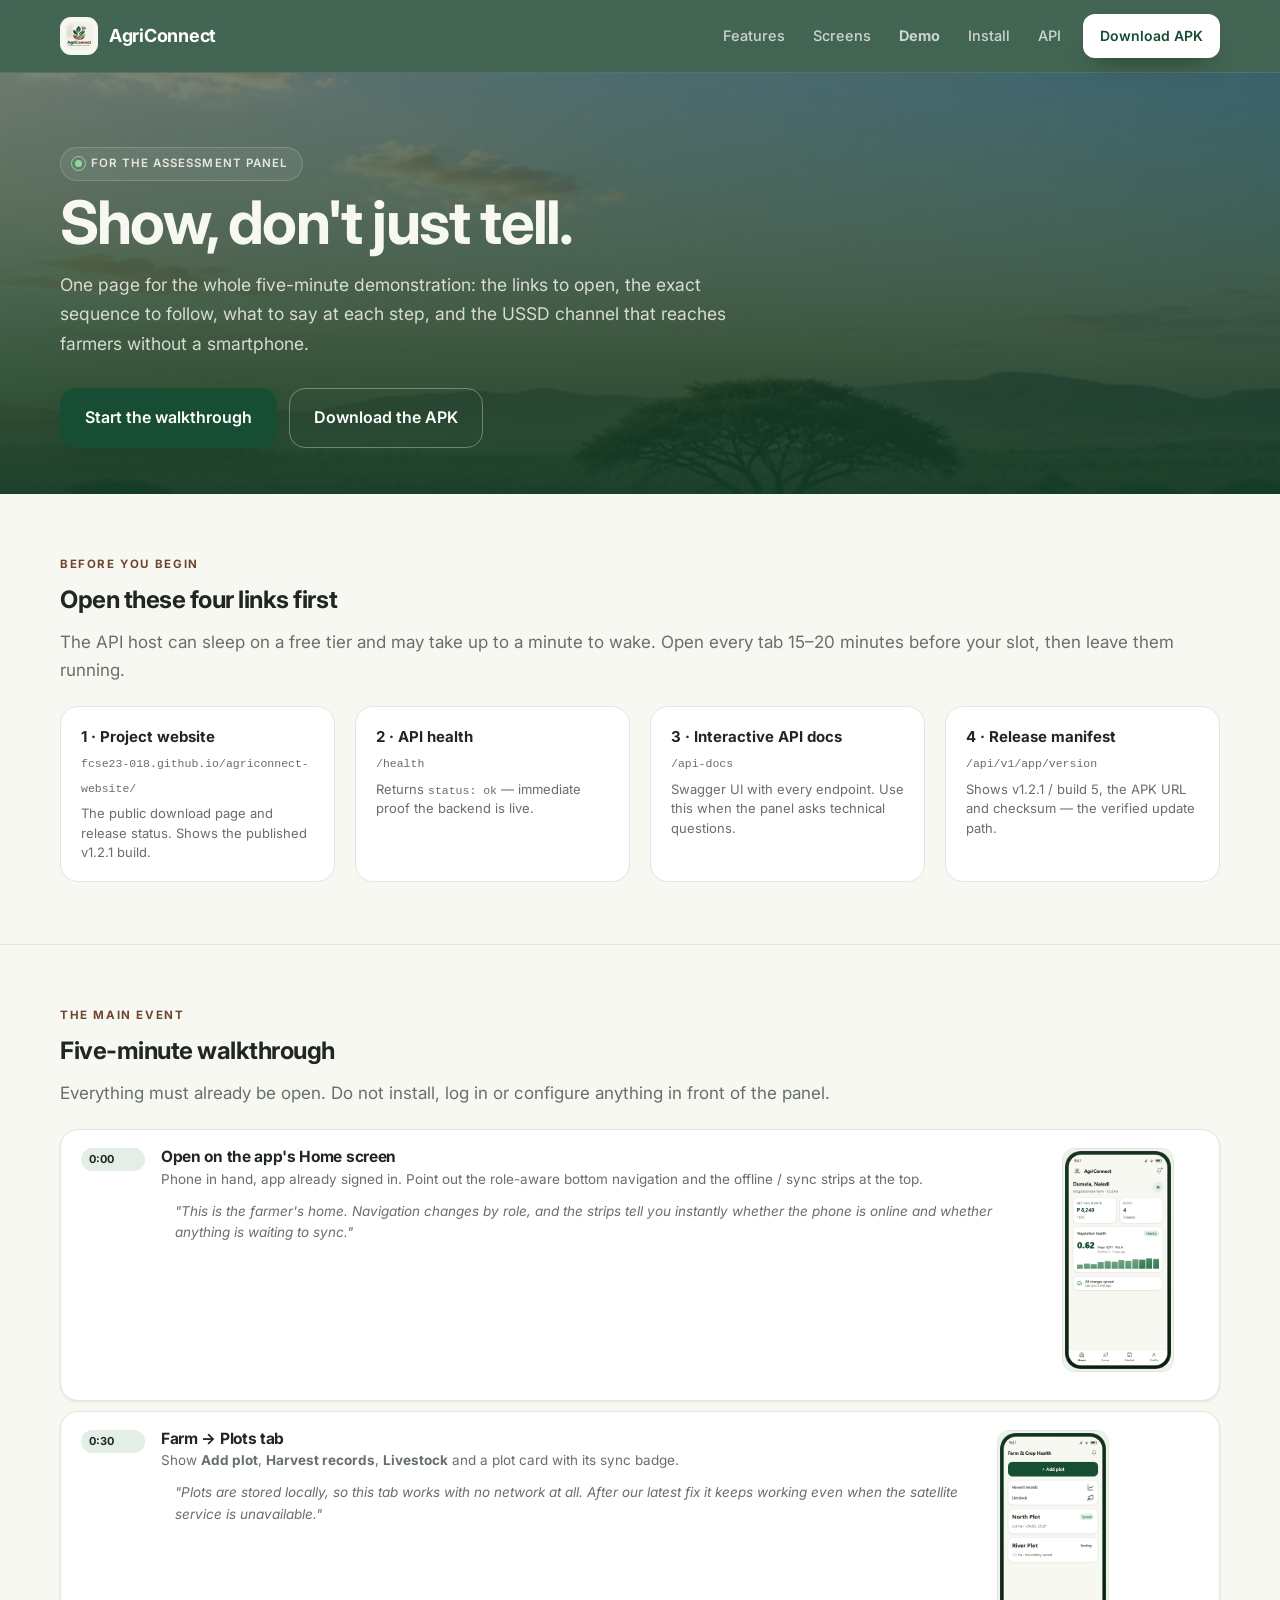
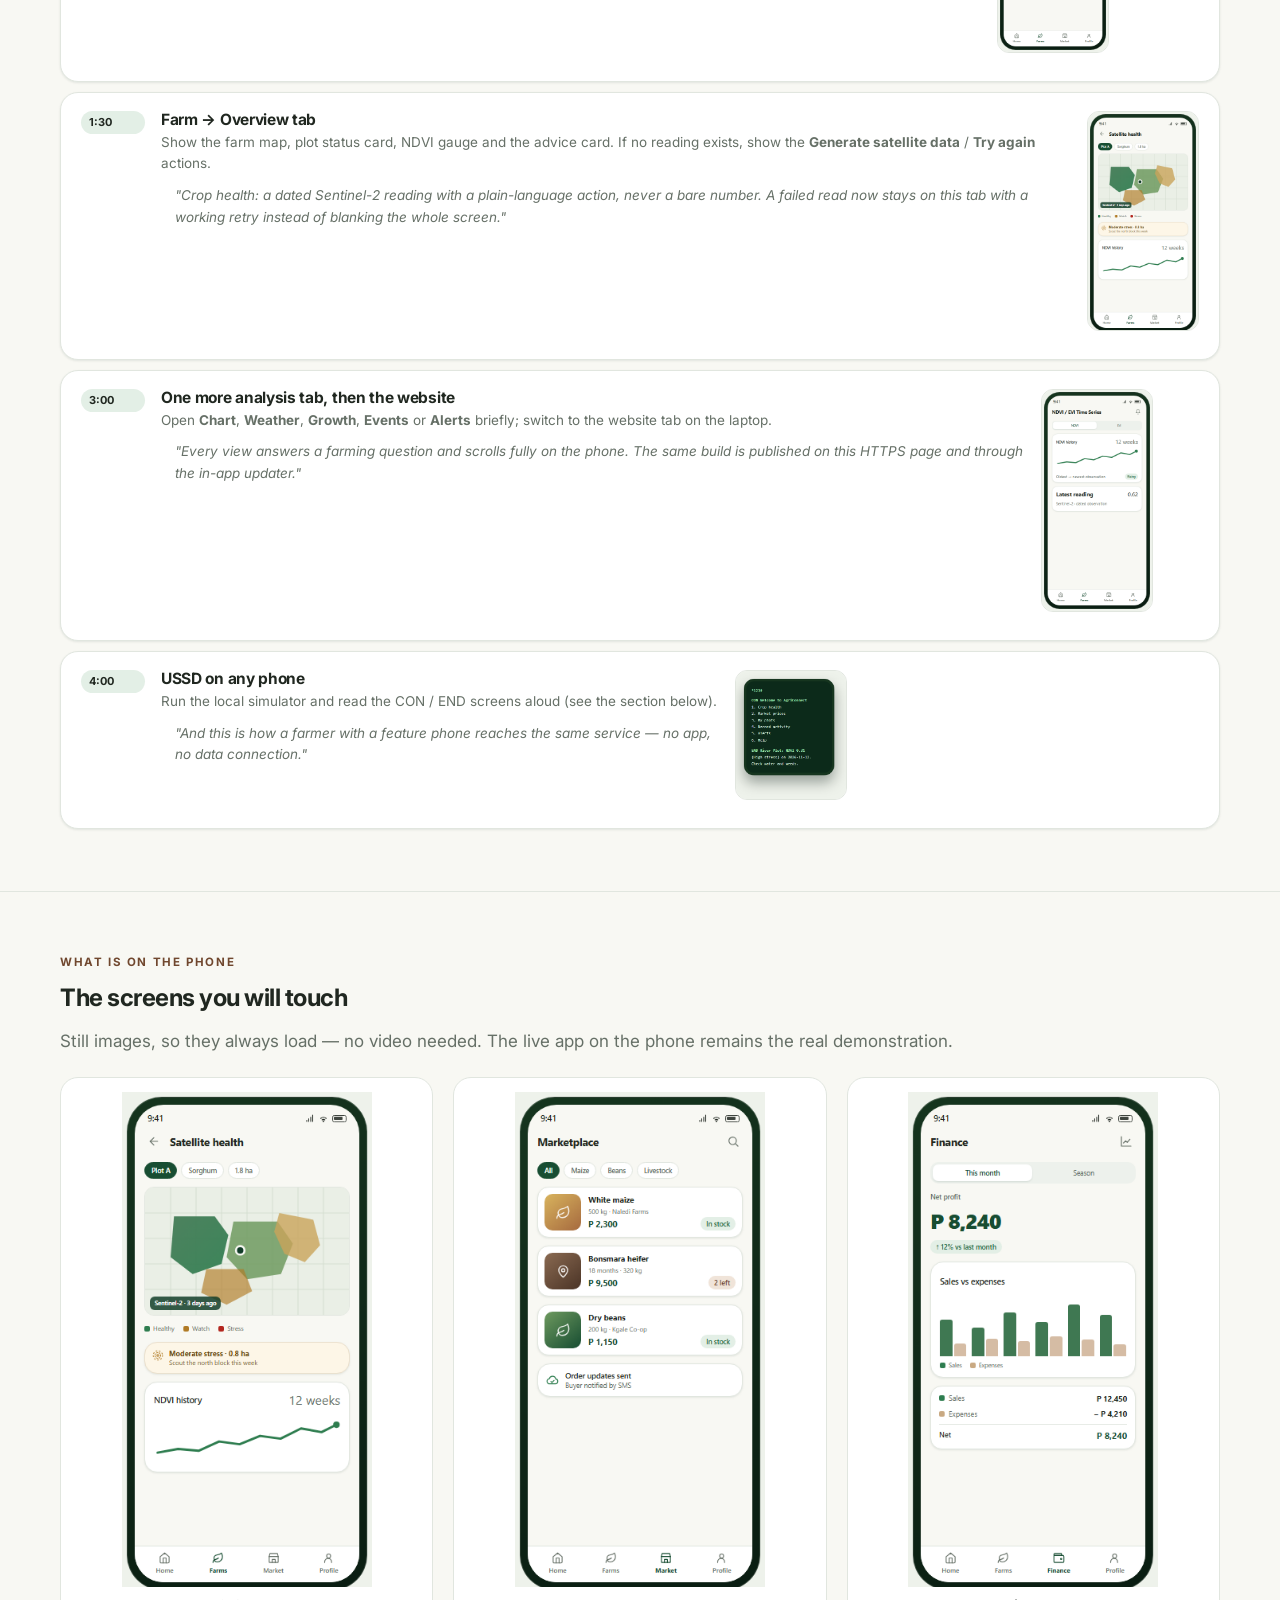
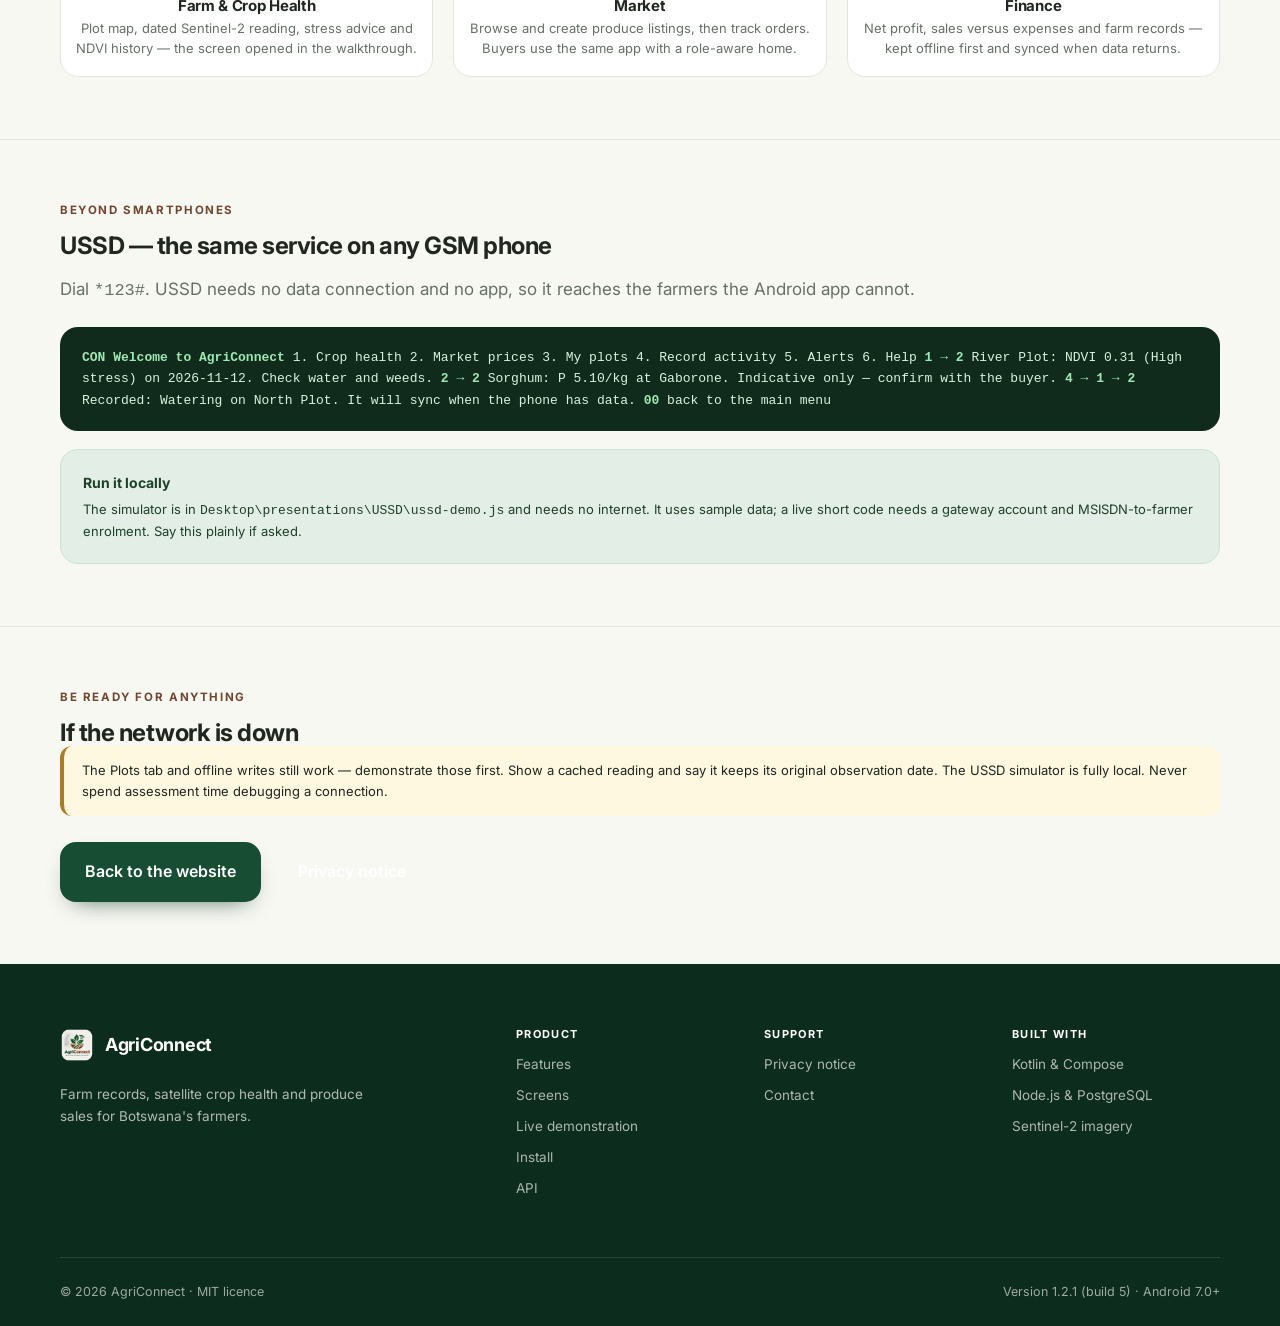
<file: demo.html>
<!DOCTYPE html>
<html lang="en">
<head>
<meta charset="utf-8" />
<meta name="viewport" content="width=device-width, initial-scale=1" />
<title>AgriConnect — Live demonstration guide</title>
<meta name="description" content="A five-minute, scripted demonstration of AgriConnect: the Android app, the live API and the USSD channel for feature phones." />
<meta name="theme-color" content="#174D32" />
<meta name="color-scheme" content="light" />
<link rel="icon" href="assets/logo-mark.png" sizes="any" />
<link rel="apple-touch-icon" href="assets/logo-mark.png" />
<link rel="preconnect" href="https://fonts.googleapis.com" />
<link rel="preconnect" href="https://fonts.gstatic.com" crossorigin />
<link href="https://fonts.googleapis.com/css2?family=Inter:wght@400;500;600;700;800&display=swap" rel="stylesheet" />
<link rel="stylesheet" href="styles.css" />
<style>
  .demo-hero { padding: 74px 0 46px; position: relative; isolation: isolate; overflow: hidden; background: var(--deep); color: var(--warm); }
  .demo-hero::before { content:""; position:absolute; inset:0; z-index:-1; background: linear-gradient(180deg, rgba(11,38,25,.55), rgba(16,59,39,.94)), url("assets/auth-background.jpg") center 30% / cover no-repeat; }
  .demo-hero h1 { font-size: clamp(38px, 6vw, 60px); line-height: 1.05; letter-spacing: -.03em; margin: 10px 0 16px; color: var(--warm); }
  .demo-hero .lead { max-width: 720px; }
  .section { padding: 62px 0; }
  .section + .section { border-top: 1px solid var(--border); }
  .time { display:inline-block; min-width:64px; padding:3px 8px; border-radius:var(--pill); background:var(--green-container); color:var(--primary); font-size:11px; font-weight:700; align-self:flex-start; flex:none; }
  .demo-link { display:block; padding:18px 20px; border:1px solid var(--border); border-radius:18px; background:#fff; text-decoration:none; color:inherit; }
  .demo-link:hover { border-color:var(--primary); box-shadow:var(--shadow-card); }
  .demo-link strong { display:block; font-size:15px; color:var(--primary); }
  .demo-link code { font-size:11.5px; color:var(--muted); word-break:break-all; }
  .demo-link span { display:block; margin-top:6px; color:var(--muted); font-size:13px; line-height:1.5; }
  .screen-shot { margin:0; padding:14px 14px 18px; border:1px solid var(--border); border-radius:18px; background:#fff; text-align:center; }
  .screen-shot img { display:block; width:100%; max-width:250px; height:auto; margin:0 auto 10px; }
  .screen-shot h3 { font-size:15px; }
  .screen-shot p { margin-top:4px; color:var(--muted); font-size:13px; line-height:1.55; }
  .ussd { background:#102b1c; color:#d8f3dd; border-radius:18px; padding:20px 22px; font-family:ui-monospace,Consolas,monospace; font-size:13px; line-height:1.65; overflow-x:auto; }
  .ussd b { color:#9fe8b4; }
  .step-shot { float:right; width:112px; margin:0 0 10px 16px; border-radius:12px; border:1px solid var(--border); }
  @media (max-width: 760px) { .step-shot { float:none; display:block; margin:10px auto; width:150px; } }
  .say { border-left:3px solid var(--primary); padding:2px 0 2px 14px; margin-top:8px; color:var(--muted); font-size:13.5px; font-style:italic; line-height:1.6; }
  .warn { border-left:4px solid var(--warning); background:#fff8e1; padding:14px 18px; border-radius:12px; font-size:13px; line-height:1.6; }
  @media (max-width: 760px) { .demo-hero { padding:48px 0 30px; } .section { padding:44px 0; } }
</style>
</head>
<body>

<!-- Header --------------------------------------------------------- -->
<header class="site-header" id="top">
  <div class="wrap nav-inner">
    <a class="brand" href="index.html" aria-label="AgriConnect home">
      <img src="assets/logo-mark.png" alt="" width="38" height="38" />
      <span>AgriConnect</span>
    </a>
    <nav class="nav-links" aria-label="Primary">
      <a href="index.html#features">Features</a>
      <a href="index.html#screens">Screens</a>
      <a href="demo.html" aria-current="page"><strong>Demo</strong></a>
      <a href="index.html#install">Install</a>
      <a href="index.html#api">API</a>
    </nav>
    <a class="btn btn-light btn-sm" href="assets/agriConnect-1.2.1.apk" download>Download APK</a>
  </div>
</header>

<main>
<!-- Hero ----------------------------------------------------------- -->
<section class="demo-hero">
  <div class="wrap">
    <p class="eyebrow"><span class="pulse-dot"></span> For the assessment panel</p>
    <h1>Show, don't just tell.</h1>
    <p class="lead">One page for the whole five-minute demonstration: the links to open, the exact
       sequence to follow, what to say at each step, and the USSD channel that reaches farmers
       without a smartphone.</p>
    <div class="hero-actions">
      <a class="btn btn-primary btn-lg" href="#walkthrough">Start the walkthrough</a>
      <a class="btn btn-ghost btn-lg" href="assets/agriConnect-1.2.1.apk" download>Download the APK</a>
    </div>
  </div>
</section>

<!-- Links ---------------------------------------------------------- -->
<section class="section" id="links">
  <div class="wrap">
    <p class="kicker">Before you begin</p>
    <h2>Open these four links first</h2>
    <p class="section-lead">The API host can sleep on a free tier and may take up to a minute to
       wake. Open every tab 15–20 minutes before your slot, then leave them running.</p>
    <div class="grid grid-3" style="grid-template-columns:repeat(auto-fit,minmax(240px,1fr));margin-top:22px">
      <a class="demo-link" href="index.html">
        <strong>1 · Project website</strong>
        <code>fcse23-018.github.io/agriconnect-website/</code>
        <span>The public download page and release status. Shows the published v1.2.1 build.</span>
      </a>
      <a class="demo-link" href="https://agriconnect-api-f55x.onrender.com/health" target="_blank" rel="noopener">
        <strong>2 · API health</strong>
        <code>/health</code>
        <span>Returns <code>status: ok</code> — immediate proof the backend is live.</span>
      </a>
      <a class="demo-link" href="https://agriconnect-api-f55x.onrender.com/api-docs" target="_blank" rel="noopener">
        <strong>3 · Interactive API docs</strong>
        <code>/api-docs</code>
        <span>Swagger UI with every endpoint. Use this when the panel asks technical questions.</span>
      </a>
      <a class="demo-link" href="https://agriconnect-api-f55x.onrender.com/api/v1/app/version" target="_blank" rel="noopener">
        <strong>4 · Release manifest</strong>
        <code>/api/v1/app/version</code>
        <span>Shows v1.2.1 / build 5, the APK URL and checksum — the verified update path.</span>
      </a>
    </div>
  </div>
</section>

<!-- Walkthrough ---------------------------------------------------- -->
<section class="section" id="walkthrough">
  <div class="wrap">
    <p class="kicker">The main event</p>
    <h2>Five-minute walkthrough</h2>
    <p class="section-lead">Everything must already be open. Do not install, log in or configure
       anything in front of the panel.</p>
    <ol class="steps" style="margin-top:22px">
      <li><span class="time">0:00</span>
        <div>
          <img class="step-shot" src="assets/step-1-home.png" alt="AgriConnect home screen with role-aware tabs and sync status" /><h3>Open on the app's Home screen</h3>
          <p>Phone in hand, app already signed in. Point out the role-aware bottom navigation and the offline / sync strips at the top.</p>
          <div class="say">"This is the farmer's home. Navigation changes by role, and the strips tell you instantly whether the phone is online and whether anything is waiting to sync."</div>
        </div>
      </li>
      <li><span class="time">0:30</span>
        <div>
          <img class="step-shot" src="assets/step-2-plots.png" alt="Plots tab with add plot, record shortcuts and plot cards" /><h3>Farm → Plots tab</h3>
          <p>Show <b>Add plot</b>, <b>Harvest records</b>, <b>Livestock</b> and a plot card with its sync badge.</p>
          <div class="say">"Plots are stored locally, so this tab works with no network at all. After our latest fix it keeps working even when the satellite service is unavailable."</div>
        </div>
      </li>
      <li><span class="time">1:30</span>
        <div>
          <img class="step-shot" src="assets/screen-crop-health.png" alt="Crop health overview with plot map and NDVI advice" /><h3>Farm → Overview tab</h3>
          <p>Show the farm map, plot status card, NDVI gauge and the advice card. If no reading exists, show the <b>Generate satellite data</b> / <b>Try again</b> actions.</p>
          <div class="say">"Crop health: a dated Sentinel-2 reading with a plain-language action, never a bare number. A failed read now stays on this tab with a working retry instead of blanking the whole screen."</div>
        </div>
      </li>
      <li><span class="time">3:00</span>
        <div>
          <img class="step-shot" src="assets/step-4-analysis.png" alt="Analysis tab showing the NDVI time-series chart" /><h3>One more analysis tab, then the website</h3>
          <p>Open <b>Chart</b>, <b>Weather</b>, <b>Growth</b>, <b>Events</b> or <b>Alerts</b> briefly; switch to the website tab on the laptop.</p>
          <div class="say">"Every view answers a farming question and scrolls fully on the phone. The same build is published on this HTTPS page and through the in-app updater."</div>
        </div>
      </li>
      <li><span class="time">4:00</span>
        <div>
          <img class="step-shot" src="assets/step-5-ussd.png" alt="USSD menus on a basic handset" /><h3>USSD on any phone</h3>
          <p>Run the local simulator and read the CON / END screens aloud (see the section below).</p>
          <div class="say">"And this is how a farmer with a feature phone reaches the same service — no app, no data connection."</div>
        </div>
      </li>
    </ol>
  </div>
</section>

<!-- Screens -------------------------------------------------------- -->
<section class="section" id="screens">
  <div class="wrap">
    <p class="kicker">What is on the phone</p>
    <h2>The screens you will touch</h2>
    <p class="section-lead">Still images, so they always load — no video needed. The live app on the phone remains the real demonstration.</p>
    <div class="grid grid-3" style="margin-top:22px">
      <figure class="screen-shot">
        <img src="assets/screen-crop-health.png" alt="AgriConnect crop health screen showing a plot map, stress alert and NDVI history chart" />
        <h3>Farm &amp; Crop Health</h3>
        <p>Plot map, dated Sentinel-2 reading, stress advice and NDVI history — the screen opened in the walkthrough.</p>
      </figure>
      <figure class="screen-shot">
        <img src="assets/screen-market.png" alt="AgriConnect marketplace screen with produce listings" />
        <h3>Market</h3>
        <p>Browse and create produce listings, then track orders. Buyers use the same app with a role-aware home.</p>
      </figure>
      <figure class="screen-shot">
        <img src="assets/screen-finance.png" alt="AgriConnect finance screen showing net profit and a sales chart" />
        <h3>Finance</h3>
        <p>Net profit, sales versus expenses and farm records — kept offline first and synced when data returns.</p>
      </figure>
    </div>
  </div>
</section>

<!-- USSD ----------------------------------------------------------- -->
<section class="section" id="ussd">
  <div class="wrap">
    <p class="kicker">Beyond smartphones</p>
    <h2>USSD — the same service on any GSM phone</h2>
    <p class="section-lead">Dial <code>*123#</code>. USSD needs no data connection and no app, so it
       reaches the farmers the Android app cannot.</p>
    <div class="ussd" style="margin-top:22px">
<b>CON Welcome to AgriConnect</b>
1. Crop health
2. Market prices
3. My plots
4. Record activity
5. Alerts
6. Help

<b>1 → 2</b>   River Plot: NDVI 0.31 (High stress) on 2026-11-12. Check water and weeds.
<b>2 → 2</b>   Sorghum: P 5.10/kg at Gaborone. Indicative only — confirm with the buyer.
<b>4 → 1 → 2</b> Recorded: Watering on North Plot. It will sync when the phone has data.
<b>00</b>      back to the main menu
    </div>
    <div class="notice" style="margin-top:18px">
      <div><strong>Run it locally</strong>
        <p>The simulator is in <code>Desktop\presentations\USSD\ussd-demo.js</code> and needs no
           internet. It uses sample data; a live short code needs a gateway account and
           MSISDN-to-farmer enrolment. Say this plainly if asked.</p>
      </div>
    </div>
  </div>
</section>

<!-- Fallback ------------------------------------------------------- -->
<section class="section" id="fallback">
  <div class="wrap">
    <p class="kicker">Be ready for anything</p>
    <h2>If the network is down</h2>
    <div class="warn">
      The Plots tab and offline writes still work — demonstrate those first. Show a cached reading
      and say it keeps its original observation date. The USSD simulator is fully local. Never spend
      assessment time debugging a connection.
    </div>
    <div class="hero-actions" style="margin-top:26px">
      <a class="btn btn-primary btn-lg" href="index.html">Back to the website</a>
      <a class="btn btn-ghost btn-lg" href="privacy.html">Privacy notice</a>
    </div>
  </div>
</section>
</main>

<!-- Footer --------------------------------------------------------- -->
<footer class="site-footer" id="footer">
  <div class="wrap footer-grid">
    <div class="footer-brand">
      <a class="brand" href="index.html">
        <img src="assets/logo-mark.png" alt="" width="40" height="40" />
        <span>AgriConnect</span>
      </a>
      <p>Farm records, satellite crop health and produce sales for Botswana's farmers.</p>
    </div>
    <div class="footer-col">
      <h3>Product</h3>
      <a href="index.html#features">Features</a>
      <a href="index.html#screens">Screens</a>
      <a href="demo.html">Live demonstration</a>
      <a href="index.html#install">Install</a>
      <a href="index.html#api">API</a>
    </div>
    <div class="footer-col">
      <h3>Support</h3>
      <a href="privacy.html">Privacy notice</a>
      <a href="mailto:privacy@agriconnect.bw">Contact</a>
    </div>
    <div class="footer-col">
      <h3>Built with</h3>
      <span>Kotlin &amp; Compose</span>
      <span>Node.js &amp; PostgreSQL</span>
      <span>Sentinel-2 imagery</span>
    </div>
  </div>
  <div class="wrap footer-base">
    <p>© <span data-year>2026</span> AgriConnect · MIT licence</p>
    <p>Version 1.2.1 (build 5) · Android 7.0+</p>
  </div>
</footer>

<script src="script.js" defer></script>
</body>
</html>
</file>
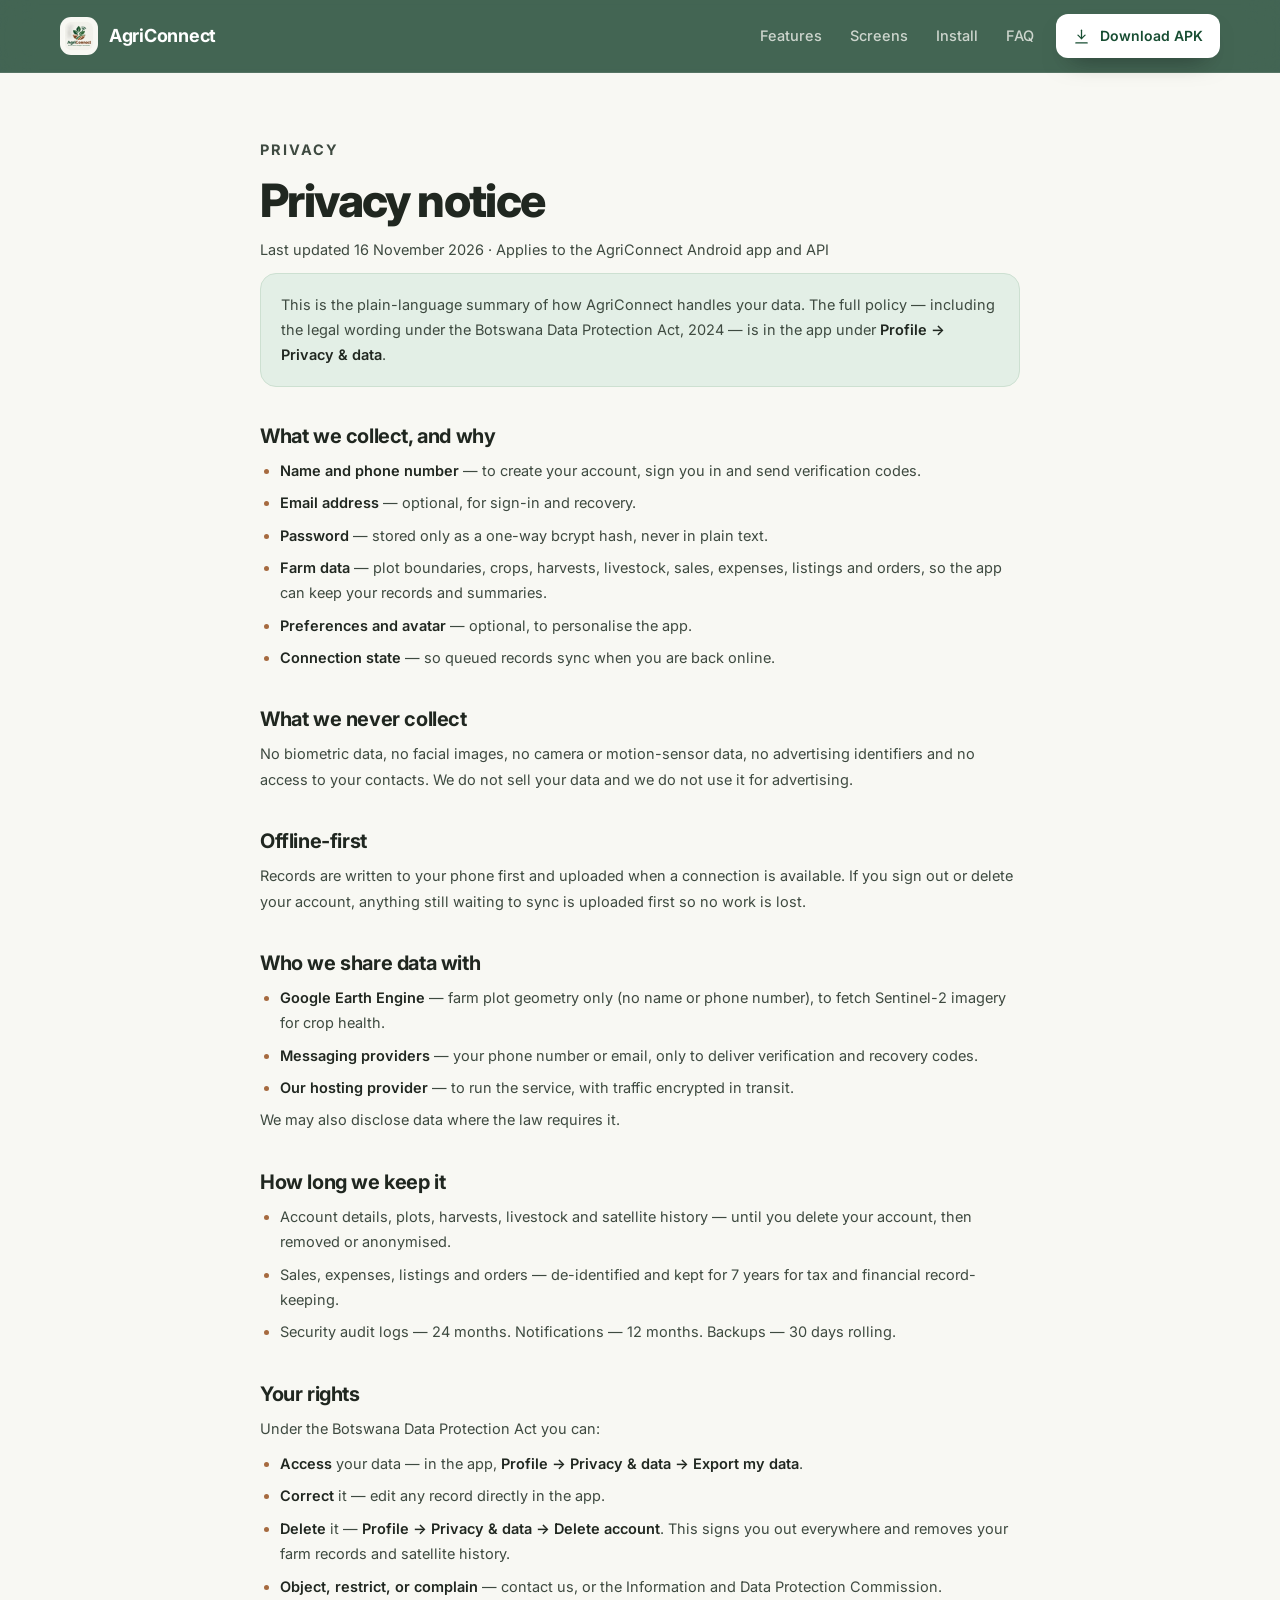
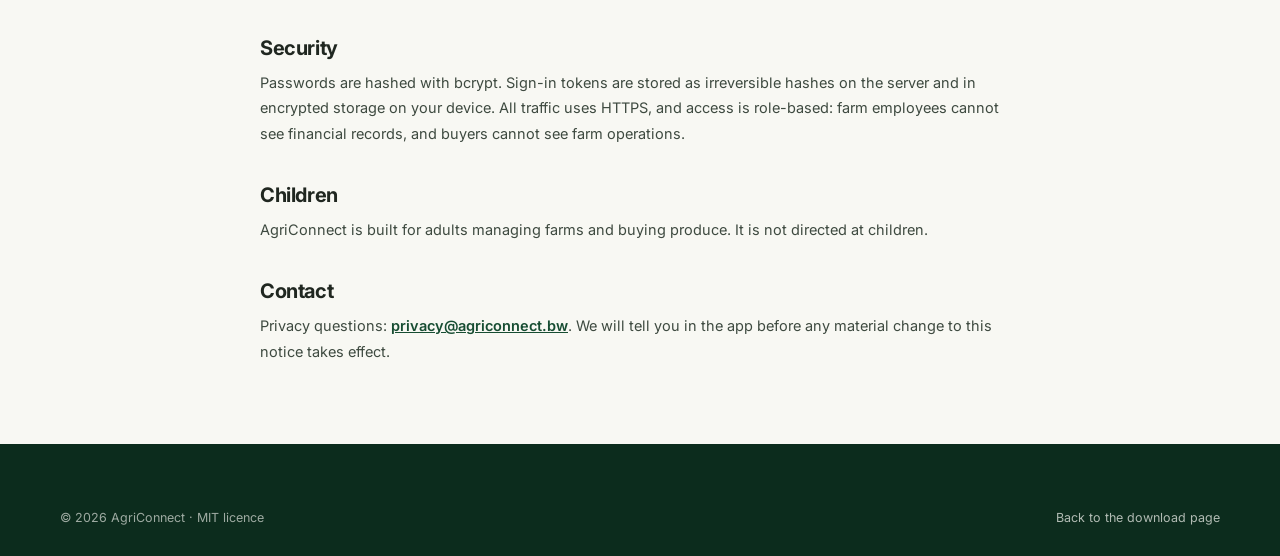
<file: privacy.html>
<!DOCTYPE html>
<html lang="en">
<head>
<meta charset="utf-8" />
<meta name="viewport" content="width=device-width, initial-scale=1" />
<title>Privacy notice — AgriConnect</title>
<meta name="description" content="What AgriConnect collects, why, who it is shared with, and how to exercise your rights under the Botswana Data Protection Act." />
<meta name="theme-color" content="#174D32" />
<link rel="icon" href="assets/logo-mark.png" sizes="any" />
<link rel="preconnect" href="https://fonts.googleapis.com" />
<link rel="preconnect" href="https://fonts.gstatic.com" crossorigin />
<link href="https://fonts.googleapis.com/css2?family=Inter:wght@400;500;600;700;800&display=swap" rel="stylesheet" />
<link rel="stylesheet" href="styles.css" />
</head>
<body>

<svg class="sprite" aria-hidden="true" focusable="false" xmlns="http://www.w3.org/2000/svg">
  <symbol id="i-download" viewBox="0 0 24 24"><path d="M12 3v12"/><path d="m7 10 5 5 5-5"/><path d="M4 21h16"/></symbol>
</svg>

<header class="site-header">
  <div class="wrap nav-inner">
    <a class="brand" href="index.html" aria-label="AgriConnect home">
      <img src="assets/logo-mark.png" alt="" width="38" height="38" />
      <span>AgriConnect</span>
    </a>
    <nav class="nav-links" aria-label="Primary">
      <a href="index.html#features">Features</a>
      <a href="index.html#screens">Screens</a>
      <a href="index.html#install">Install</a>
      <a href="index.html#faq">FAQ</a>
    </nav>
    <a class="btn btn-light btn-sm" href="assets/agriConnect-1.2.3.apk" download>
      <svg class="i" aria-hidden="true"><use href="#i-download" /></svg>
      Download APK
    </a>
  </div>
</header>

<main class="legal-wrap">
  <div class="wrap legal">
    <p class="kicker">Privacy</p>
    <h1>Privacy notice</h1>
    <p class="legal-meta">Last updated 16 November 2026 · Applies to the AgriConnect Android app and API</p>

    <p class="legal-intro">
      This is the plain-language summary of how AgriConnect handles your data. The full policy —
      including the legal wording under the Botswana Data Protection Act, 2024 — is in the app under
      <strong>Profile → Privacy &amp; data</strong>.
    </p>

    <h2>What we collect, and why</h2>
    <ul>
      <li><strong>Name and phone number</strong> — to create your account, sign you in and send verification codes.</li>
      <li><strong>Email address</strong> — optional, for sign-in and recovery.</li>
      <li><strong>Password</strong> — stored only as a one-way bcrypt hash, never in plain text.</li>
      <li><strong>Farm data</strong> — plot boundaries, crops, harvests, livestock, sales, expenses, listings and orders, so the app can keep your records and summaries.</li>
      <li><strong>Preferences and avatar</strong> — optional, to personalise the app.</li>
      <li><strong>Connection state</strong> — so queued records sync when you are back online.</li>
    </ul>

    <h2>What we never collect</h2>
    <p>
      No biometric data, no facial images, no camera or motion-sensor data, no advertising identifiers
      and no access to your contacts. We do not sell your data and we do not use it for advertising.
    </p>

    <h2>Offline-first</h2>
    <p>
      Records are written to your phone first and uploaded when a connection is available. If you sign
      out or delete your account, anything still waiting to sync is uploaded first so no work is lost.
    </p>

    <h2>Who we share data with</h2>
    <ul>
      <li><strong>Google Earth Engine</strong> — farm plot geometry only (no name or phone number), to fetch Sentinel-2 imagery for crop health.</li>
      <li><strong>Messaging providers</strong> — your phone number or email, only to deliver verification and recovery codes.</li>
      <li><strong>Our hosting provider</strong> — to run the service, with traffic encrypted in transit.</li>
    </ul>
    <p>We may also disclose data where the law requires it.</p>

    <h2>How long we keep it</h2>
    <ul>
      <li>Account details, plots, harvests, livestock and satellite history — until you delete your account, then removed or anonymised.</li>
      <li>Sales, expenses, listings and orders — de-identified and kept for 7 years for tax and financial record-keeping.</li>
      <li>Security audit logs — 24 months. Notifications — 12 months. Backups — 30 days rolling.</li>
    </ul>

    <h2>Your rights</h2>
    <p>Under the Botswana Data Protection Act you can:</p>
    <ul>
      <li><strong>Access</strong> your data — in the app, <em>Profile → Privacy &amp; data → Export my data</em>.</li>
      <li><strong>Correct</strong> it — edit any record directly in the app.</li>
      <li><strong>Delete</strong> it — <em>Profile → Privacy &amp; data → Delete account</em>. This signs you out everywhere and removes your farm records and satellite history.</li>
      <li><strong>Object, restrict, or complain</strong> — contact us, or the Information and Data Protection Commission.</li>
    </ul>

    <h2>Security</h2>
    <p>
      Passwords are hashed with bcrypt. Sign-in tokens are stored as irreversible hashes on the server
      and in encrypted storage on your device. All traffic uses HTTPS, and access is role-based: farm
      employees cannot see financial records, and buyers cannot see farm operations.
    </p>

    <h2>Children</h2>
    <p>AgriConnect is built for adults managing farms and buying produce. It is not directed at children.</p>

    <h2>Contact</h2>
    <p>
      Privacy questions: <a href="mailto:privacy@agriconnect.bw">privacy@agriconnect.bw</a>. We will tell
      you in the app before any material change to this notice takes effect.
    </p>
  </div>
</main>

<footer class="site-footer">
  <div class="wrap footer-base" style="margin-top:0;border-top:0;padding-top:0">
    <p>© <span data-year>2026</span> AgriConnect · MIT licence</p>
    <p><a href="index.html">Back to the download page</a></p>
  </div>
</footer>

<script src="script.js" defer></script>
</body>
</html>
</file>
<file: styles.css>
/* ==========================================================================
   AgriConnect — download site
   Design tokens are taken verbatim from the app's design system:
   docs/01-DESIGN-SYSTEM.md + android/app/src/main/java/bw/agriconnect/ui/theme
   ========================================================================== */

:root {
  /* Core palette */
  --forest: #174D32;
  --deep: #103B27;
  --agri: #3F7852;
  --soil: #A66A3F;
  --dark-brown: #70472E;
  --warm: #F8F8F3;
  --white: #FFFFFF;
  --text: #202720;
  --muted: #667067;
  --border: #E1E6DF;

  /* Extended semantic tokens */
  --green-container: #E3EFE6;
  --brown-container: #F0E4D9;
  --success: #2E7D4F;
  --warning: #B07A24;
  --error: #B3261E;
  --info: #2A5C8A;
  --disabled-bg: #EDF1EC;
  --disabled-text: #A3ACA4;

  /* Shape */
  --r-xs: 6px;
  --r-sm: 10px;
  --r-md: 14px;
  --r-lg: 20px;
  --r-xl: 28px;
  --pill: 999px;

  /* Elevation */
  --shadow-card: 0 1px 3px rgba(16, 59, 39, .06), 0 1px 2px rgba(16, 59, 39, .04);
  --shadow-lift: 0 18px 34px -22px rgba(16, 59, 39, .38);

  --font: 'Inter', -apple-system, BlinkMacSystemFont, 'Segoe UI', Roboto, Helvetica, Arial, sans-serif;
  --wrap: 1160px;
}

* { box-sizing: border-box; }

html {
  scroll-behavior: smooth;
  -webkit-text-size-adjust: 100%;
}

body {
  margin: 0;
  background: var(--warm);
  color: var(--text);
  font-family: var(--font);
  font-size: 16px;
  line-height: 1.55;
  font-feature-settings: "kern" 1;
  -webkit-font-smoothing: antialiased;
  overflow-x: hidden;
}

h1, h2, h3 { margin: 0; line-height: 1.15; letter-spacing: -.02em; }
p { margin: 0; }
img { display: block; max-width: 100%; }
a { color: var(--forest); }

[id] { scroll-margin-top: 92px; }

.wrap {
  width: min(100% - 40px, var(--wrap));
  margin-inline: auto;
}

.sprite { position: absolute; width: 0; height: 0; overflow: hidden; }

.i {
  width: 20px;
  height: 20px;
  flex: none;
  fill: none;
  stroke: currentColor;
  stroke-width: 1.8;
  stroke-linecap: round;
  stroke-linejoin: round;
}

.muted { color: var(--muted); }

/* --------------------------------------------------------------------------
   Buttons
   -------------------------------------------------------------------------- */
.btn {
  display: inline-flex;
  align-items: center;
  justify-content: center;
  gap: 10px;
  border: 1px solid transparent;
  border-radius: var(--r-md);
  font-family: inherit;
  font-weight: 600;
  font-size: 15px;
  line-height: 1.2;
  text-decoration: none;
  cursor: pointer;
  white-space: nowrap;
  transition: background .16s ease, border-color .16s ease, box-shadow .16s ease, transform .12s ease;
}
.btn:active { transform: translateY(1px); }
.btn:focus-visible { outline: 3px solid rgba(63, 120, 82, .45); outline-offset: 2px; }

.btn-sm { height: 44px; padding: 0 16px; font-size: 14px; border-radius: 12px; }
.btn-sm .i { width: 17px; height: 17px; }

.btn-lg { min-height: 60px; padding: 0 24px; border-radius: 16px; font-size: 16px; }

.btn-primary { background: var(--forest); color: #fff; box-shadow: 0 10px 24px -14px rgba(16, 59, 39, .9); }
.btn-primary:hover { background: var(--deep); }

.btn-light { background: #fff; color: var(--forest); box-shadow: 0 12px 26px -14px rgba(0, 0, 0, .55); }
.btn-light:hover { background: var(--green-container); }

.btn-ghost { background: transparent; color: #fff; border-color: rgba(248, 248, 243, .34); }
.btn-ghost:hover { background: rgba(248, 248, 243, .1); border-color: rgba(248, 248, 243, .6); }

.btn-stack { display: flex; flex-direction: column; align-items: flex-start; gap: 1px; line-height: 1.2; text-align: left; }
.btn-stack small { font-size: 11.5px; font-weight: 500; opacity: .72; }

/* --------------------------------------------------------------------------
   Header
   -------------------------------------------------------------------------- */
.site-header {
  position: sticky;
  top: 0;
  z-index: 60;
  background: rgba(16, 59, 39, .78);
  border-bottom: 1px solid rgba(248, 248, 243, .1);
  backdrop-filter: blur(16px) saturate(150%);
  -webkit-backdrop-filter: blur(16px) saturate(150%);
  transition: background .2s ease, box-shadow .2s ease;
}
.site-header.scrolled {
  background: rgba(12, 44, 29, .97);
  box-shadow: 0 10px 30px -18px rgba(0, 0, 0, .7);
}

.nav-inner { display: flex; align-items: center; gap: 22px; height: 72px; }

.brand {
  display: inline-flex;
  align-items: center;
  gap: 11px;
  color: #fff;
  font-size: 18px;
  font-weight: 700;
  letter-spacing: -.015em;
  text-decoration: none;
}
.brand img {
  width: 38px;
  height: 38px;
  padding: 3px;
  border-radius: 11px;
  background: var(--warm);
  object-fit: contain;
}

.nav-links { display: flex; gap: 28px; margin-left: auto; }
.nav-links a {
  position: relative;
  color: rgba(248, 248, 243, .76);
  font-size: 14.5px;
  font-weight: 500;
  text-decoration: none;
  transition: color .15s ease;
}
.nav-links a:hover { color: #fff; }
.nav-links a::after {
  content: "";
  position: absolute;
  left: 0;
  right: 0;
  bottom: -7px;
  height: 2px;
  border-radius: 2px;
  background: #A7D8B4;
  transform: scaleX(0);
  transform-origin: left;
  transition: transform .22s ease;
}
.nav-links a:hover::after { transform: scaleX(1); }

/* --------------------------------------------------------------------------
   Hero
   -------------------------------------------------------------------------- */
.hero {
  position: relative;
  isolation: isolate;
  overflow: hidden;
  padding: 56px 0 0;
  background: var(--deep);
  color: var(--warm);
}
.hero-bg {
  position: absolute;
  inset: 0;
  z-index: -1;
  background:
    linear-gradient(180deg, rgba(11, 38, 25, .55) 0%, rgba(16, 59, 39, .9) 58%, #103B27 100%),
    radial-gradient(760px 460px at 82% 4%, rgba(63, 120, 82, .62), transparent 68%),
    url("assets/auth-background.jpg") center 30% / cover no-repeat;
}
.hero-bg::after {
  content: "";
  position: absolute;
  inset: 0;
  background: radial-gradient(900px 500px at 12% 90%, rgba(166, 106, 63, .2), transparent 62%);
}

.hero-grid {
  display: grid;
  grid-template-columns: 1.02fr .98fr;
  gap: 48px;
  align-items: center;
  padding: 24px 0 40px;
}

.eyebrow {
  display: inline-flex;
  align-items: center;
  gap: 9px;
  padding: 7px 14px;
  border: 1px solid rgba(248, 248, 243, .18);
  border-radius: var(--pill);
  background: rgba(248, 248, 243, .07);
  color: rgba(248, 248, 243, .88);
  font-size: 11.5px;
  font-weight: 600;
  letter-spacing: .09em;
  text-transform: uppercase;
}
.pulse-dot {
  position: relative;
  width: 7px;
  height: 7px;
  border-radius: 50%;
  background: #8FD8A3;
}
.pulse-dot::after {
  content: "";
  position: absolute;
  inset: -4px;
  border-radius: 50%;
  border: 1px solid #8FD8A3;
  animation: pulse 2.4s ease-out infinite;
}
@keyframes pulse {
  0% { transform: scale(.6); opacity: .9; }
  70% { transform: scale(1.5); opacity: 0; }
  100% { opacity: 0; }
}

.hero h1 {
  margin: 22px 0 20px;
  font-size: clamp(46px, 6.2vw, 82px);
  font-weight: 800;
  line-height: .98;
  letter-spacing: -.038em;
}
.hero h1 .accent {
  color: #EAF3E6;
  background-image: linear-gradient(transparent 70%, rgba(166, 106, 63, .8) 70%);
  background-repeat: no-repeat;
  background-size: 100% .52em;
  background-position: 0 88%;
  padding-right: 2px;
}

.lead {
  max-width: 46ch;
  color: rgba(248, 248, 243, .82);
  font-size: 17.5px;
  line-height: 1.68;
}

.hero-actions { display: flex; flex-wrap: wrap; gap: 12px; margin-top: 30px; }

.hero-meta {
  display: flex;
  flex-wrap: wrap;
  gap: 8px 22px;
  margin: 26px 0 0;
  padding: 0;
  list-style: none;
  font-size: 13.5px;
  color: rgba(248, 248, 243, .68);
}
.hero-meta li { display: inline-flex; align-items: center; gap: 7px; }
.hero-meta .i { width: 15px; height: 15px; color: #A7D8B4; stroke-width: 2.4; }

/* Hero phone + floating cards */
.hero-visual {
  position: relative;
  display: grid;
  place-items: center;
  min-height: 620px;
}
.halo {
  position: absolute;
  width: 540px;
  height: 540px;
  border-radius: 50%;
  background: radial-gradient(circle, rgba(120, 190, 145, .32), rgba(23, 77, 50, 0) 68%);
  filter: blur(4px);
}

.float-card {
  position: absolute;
  display: flex;
  align-items: center;
  gap: 10px;
  padding: 11px 14px;
  border: 1px solid rgba(248, 248, 243, .16);
  border-radius: 16px;
  background: rgba(248, 248, 243, .96);
  color: var(--text);
  box-shadow: 0 22px 40px -22px rgba(0, 0, 0, .7);
  animation: floatIn .9s .35s cubic-bezier(.2, .7, .3, 1) both;
}
.float-card strong { display: block; font-size: 12.5px; font-weight: 700; }
.float-card span:not(.fc-icon) { display: block; font-size: 10.5px; color: var(--muted); }
.fc-icon {
  display: grid;
  place-items: center;
  width: 32px;
  height: 32px;
  border-radius: 10px;
  background: var(--green-container);
  color: var(--forest);
}
.fc-icon.brown { background: var(--brown-container); color: var(--dark-brown); }
.fc-icon .i { width: 17px; height: 17px; }

.float-a { left: -44px; top: 150px; }
.float-b { right: -44px; bottom: 160px; }

@keyframes floatIn {
  from { opacity: 0; transform: translateY(14px) scale(.97); }
  to { opacity: 1; transform: none; }
}

/* Trust bar */
.trustbar {
  display: flex;
  flex-wrap: wrap;
  gap: 14px 40px;
  margin: 0;
  padding: 26px 0 34px;
  border-top: 1px solid rgba(248, 248, 243, .12);
  list-style: none;
  color: rgba(248, 248, 243, .72);
  font-size: 13.5px;
}
.trustbar li { display: inline-flex; align-items: center; gap: 9px; }
.trustbar .i { width: 17px; height: 17px; color: #9BCBAA; }

/* --------------------------------------------------------------------------
   Phone mockups
   -------------------------------------------------------------------------- */
.phone {
  position: relative;
  width: 302px;
  filter: drop-shadow(0 34px 54px rgba(3, 18, 11, .5));
  animation: floatIn 1s cubic-bezier(.2, .7, .3, 1) both;
}
.phone-hero { transform: rotate(-3deg); }

.phone-frame {
  padding: 9px;
  border: 1px solid rgba(248, 248, 243, .16);
  border-radius: 44px;
  background: linear-gradient(160deg, #16351F, #0A1D12);
}

.phone-screen {
  display: flex;
  flex-direction: column;
  height: 600px;
  overflow: hidden;
  border-radius: 36px;
  background: var(--warm);
  color: var(--text);
}

.sb {
  display: flex;
  align-items: center;
  justify-content: space-between;
  padding: 9px 16px 3px;
  font-size: 10.5px;
  font-weight: 600;
  font-variant-numeric: tabular-nums;
}
.sb-icons { display: inline-flex; align-items: center; gap: 5px; }
.sb-icons .i { width: 12px; height: 12px; stroke-width: 2.2; }
.battery {
  position: relative;
  width: 18px;
  height: 9px;
  border: 1.2px solid currentColor;
  border-radius: 2.5px;
  opacity: .85;
}
.battery::before {
  content: "";
  position: absolute;
  inset: 1.2px 4px 1.2px 1.2px;
  border-radius: 1px;
  background: currentColor;
}

.appbar {
  display: flex;
  align-items: center;
  gap: 8px;
  padding: 6px 12px 10px;
}
.appbar-logo {
  width: 24px;
  height: 24px;
  padding: 1.5px;
  border-radius: 7px;
  background: #fff;
  object-fit: contain;
}
.appbar-title {
  flex: 1;
  font-size: 13.5px;
  font-weight: 700;
  letter-spacing: -.012em;
}
.appbar-action {
  position: relative;
  display: grid;
  place-items: center;
  width: 24px;
  height: 24px;
  color: var(--muted);
}
.appbar-action .i { width: 16px; height: 16px; }
.dot {
  position: absolute;
  top: 2px;
  right: 1px;
  width: 6px;
  height: 6px;
  border: 1.5px solid var(--warm);
  border-radius: 50%;
  background: var(--error);
}

.screen-body {
  display: flex;
  flex: 1;
  flex-direction: column;
  gap: 10px;
  min-height: 0;
  padding: 4px 12px 12px;
  overflow: hidden;
}

.hello { display: flex; align-items: center; justify-content: space-between; gap: 8px; }
.hello-hi { font-size: 15px; font-weight: 700; letter-spacing: -.02em; }
.hello-sub { margin-top: 1px; font-size: 10px; color: var(--muted); }
.avatar {
  display: grid;
  place-items: center;
  width: 30px;
  height: 30px;
  border-radius: 50%;
  background: var(--green-container);
  color: var(--forest);
  font-size: 11px;
  font-weight: 700;
}

.tiles { display: grid; grid-template-columns: 1fr 1fr; gap: 8px; }
.tile {
  display: flex;
  flex-direction: column;
  gap: 2px;
  padding: 9px 10px;
  border: 1px solid var(--border);
  border-radius: var(--r-md);
  background: #fff;
  box-shadow: var(--shadow-card);
}
.tile-label {
  color: var(--muted);
  font-size: 8px;
  font-weight: 600;
  letter-spacing: .06em;
  text-transform: uppercase;
}
.tile-value {
  color: var(--forest);
  font-size: 15px;
  font-weight: 700;
  font-variant-numeric: tabular-nums;
  letter-spacing: -.02em;
}
.tile-delta { font-size: 8.5px; color: var(--muted); }
.tile-delta.up { color: var(--success); font-weight: 600; }

.card {
  padding: 10px 11px;
  border: 1px solid var(--border);
  border-radius: 16px;
  background: #fff;
  box-shadow: var(--shadow-card);
}
.card-head { display: flex; align-items: center; justify-content: space-between; gap: 8px; }
.card-title { font-size: 10.5px; font-weight: 600; letter-spacing: -.01em; }

.pill {
  display: inline-flex;
  align-items: center;
  padding: 2px 7px;
  border-radius: var(--pill);
  font-size: 8.5px;
  font-weight: 600;
  white-space: nowrap;
}
.pill-good { background: var(--green-container); color: #1F6B40; }
.pill-soft { background: var(--brown-container); color: var(--dark-brown); }

.ndvi-row { display: flex; align-items: baseline; gap: 9px; margin-top: 5px; }
.ndvi-value {
  color: var(--forest);
  font-size: 25px;
  font-weight: 800;
  font-variant-numeric: tabular-nums;
  letter-spacing: -.035em;
}
.ndvi-meta { display: flex; flex-direction: column; font-size: 8.5px; }
.ndvi-meta .muted { font-size: 8px; }

.bars { display: flex; align-items: flex-end; gap: 2.5px; height: 34px; margin-top: 8px; }
.bars i {
  flex: 1;
  height: var(--h);
  border-radius: 2px 2px 0 0;
  background: linear-gradient(180deg, #4E8A63, var(--success));
  opacity: .8;
}
.bars i:nth-last-child(-n+3) { opacity: 1; }

.syncrow { display: flex; align-items: center; gap: 8px; padding: 8px 10px; }
.syncrow .i { width: 16px; height: 16px; }
.syncrow .good { color: var(--success); }
.syncrow div { display: flex; flex-direction: column; line-height: 1.3; }
.syncrow strong { font-size: 9.5px; font-weight: 600; }
.syncrow span { font-size: 8.5px; color: var(--muted); }

.tabbar {
  display: flex;
  justify-content: space-around;
  margin-top: auto;
  padding: 7px 4px 9px;
  border-top: 1px solid var(--border);
  background: #fff;
}
.tab {
  display: flex;
  flex-direction: column;
  align-items: center;
  gap: 2px;
  font-size: 8px;
  font-weight: 500;
  color: var(--muted);
}
.tab .i { width: 15px; height: 15px; }
.tab.active { color: var(--forest); font-weight: 700; }

.chips { display: flex; flex-wrap: wrap; gap: 5px; }
.chip {
  padding: 3px 8px;
  border: 1px solid var(--border);
  border-radius: var(--pill);
  background: #fff;
  color: var(--muted);
  font-size: 8.5px;
  font-weight: 500;
}
.chip.active { border-color: var(--forest); background: var(--forest); color: #fff; font-weight: 600; }

.map {
  position: relative;
  overflow: hidden;
  border: 1px solid var(--border);
  border-radius: 12px;
}
.map svg { display: block; width: 100%; height: auto; }
.map-tag {
  position: absolute;
  bottom: 6px;
  left: 6px;
  padding: 3px 6px;
  border-radius: 6px;
  background: rgba(16, 59, 39, .84);
  color: #fff;
  font-size: 7.5px;
  font-weight: 500;
}

.legend { display: flex; gap: 11px; font-size: 8px; color: var(--muted); }
.legend span { display: inline-flex; align-items: center; gap: 4px; }
.lg { width: 7px; height: 7px; border-radius: 2px; flex: none; }
.lg.good { background: var(--success); }
.lg.warn { background: var(--warning); }
.lg.bad { background: var(--error); }
.lg.brown { background: #C9A982; }

.alert {
  display: flex;
  align-items: flex-start;
  gap: 7px;
  padding: 8px 9px;
  border-color: #EADFCB;
  background: #FDF6E7;
}
.alert .i { width: 14px; height: 14px; color: var(--warning); margin-top: 1px; }
.alert div { display: flex; flex-direction: column; line-height: 1.3; }
.alert strong { font-size: 9px; color: #6B4A12; }
.alert span { font-size: 8px; color: #8A6A2E; }

.spark .sparkline { display: block; width: 100%; height: auto; margin-top: 4px; }

.listing {
  display: flex;
  gap: 9px;
  padding: 8px;
  border: 1px solid var(--border);
  border-radius: 14px;
  background: #fff;
  box-shadow: var(--shadow-card);
}
.thumb {
  display: grid;
  place-items: center;
  width: 46px;
  height: 46px;
  flex: none;
  border-radius: 10px;
  color: rgba(255, 255, 255, .9);
}
.thumb .i { width: 19px; height: 19px; }
.thumb-maize { background: linear-gradient(140deg, #D9B45E, #A66A3F); }
.thumb-cattle { background: linear-gradient(140deg, #8A6A52, #4B3426); }
.thumb-beans { background: linear-gradient(140deg, #6E9A5F, #174D32); }
.listing-body { display: flex; flex: 1; flex-direction: column; min-width: 0; }
.listing-body strong { font-size: 10px; font-weight: 700; letter-spacing: -.01em; }
.listing-body .muted { font-size: 8px; white-space: nowrap; overflow: hidden; text-overflow: ellipsis; }
.listing-foot { display: flex; align-items: center; justify-content: space-between; gap: 6px; margin-top: auto; }
.price { font-size: 10.5px; font-weight: 700; color: var(--forest); font-variant-numeric: tabular-nums; }

.segmented { display: flex; gap: 2px; padding: 3px; border-radius: 10px; background: var(--disabled-bg); }
.seg { flex: 1; padding: 4px; border-radius: 7px; text-align: center; font-size: 8.5px; color: var(--muted); }
.seg.active { background: #fff; color: var(--forest); font-weight: 600; box-shadow: 0 1px 2px rgba(16, 59, 39, .12); }

.big-stat { display: flex; flex-direction: column; align-items: flex-start; gap: 3px; }
.big-stat .muted { font-size: 8.5px; font-weight: 500; }
.big-value {
  color: var(--forest);
  font-size: 26px;
  font-weight: 800;
  font-variant-numeric: tabular-nums;
  letter-spacing: -.04em;
}
.big-stat .pill { margin-top: 1px; }

.chartcard { padding-bottom: 8px; }
.chart { display: flex; align-items: flex-end; gap: 7px; height: 74px; margin: 9px 0 6px; }
.col { display: flex; flex: 1; align-items: flex-end; gap: 2px; height: 100%; }
.col i { flex: 1; height: var(--h); border-radius: 3px 3px 0 0; }
.col .in { background: var(--agri); }
.col .out { background: #D5BCA4; }
.chart-legend { display: flex; gap: 10px; font-size: 7.5px; color: var(--muted); }
.chart-legend span { display: inline-flex; align-items: center; gap: 4px; }

.ledger {
  display: flex;
  flex-direction: column;
  gap: 5px;
  padding: 8px 10px;
  border: 1px solid var(--border);
  border-radius: 14px;
  background: #fff;
  box-shadow: var(--shadow-card);
}
.ledger-row { display: flex; align-items: center; justify-content: space-between; font-size: 9px; }
.ledger-row span { display: inline-flex; align-items: center; gap: 5px; color: var(--muted); }
.ledger-row strong { font-size: 9.5px; font-variant-numeric: tabular-nums; }
.ledger-row.total { padding-top: 5px; border-top: 1px solid var(--border); }
.ledger-row.total span { color: var(--text); font-weight: 600; }
.ledger-row.total strong { color: var(--forest); font-size: 11px; }

/* --------------------------------------------------------------------------
   Sections
   -------------------------------------------------------------------------- */
.section { padding: 96px 0; }
.section-tint { background: #F1F4EC; }

.section-head { max-width: 720px; margin: 0 auto 52px; text-align: center; }
.kicker {
  margin-bottom: 12px;
  color: var(--dark-brown);
  font-size: 11.5px;
  font-weight: 700;
  letter-spacing: .14em;
  text-transform: uppercase;
}
.section-head h2 { font-size: clamp(30px, 3.6vw, 42px); font-weight: 800; letter-spacing: -.03em; }
.section-lead { margin-top: 15px; color: var(--muted); font-size: 17px; line-height: 1.65; }

.grid { display: grid; gap: 20px; }
.grid-3 { grid-template-columns: repeat(3, 1fr); }

.feature {
  padding: 26px 24px 24px;
  border: 1px solid var(--border);
  border-radius: var(--r-lg);
  background: #fff;
  box-shadow: var(--shadow-card);
  transition: transform .2s ease, box-shadow .2s ease, border-color .2s ease;
}
.feature:hover { transform: translateY(-3px); border-color: #CBDAC8; box-shadow: var(--shadow-lift); }
.f-icon {
  display: grid;
  place-items: center;
  width: 46px;
  height: 46px;
  margin-bottom: 18px;
  border-radius: var(--r-md);
  background: var(--green-container);
  color: var(--forest);
}
.f-icon .i { width: 22px; height: 22px; }
.feature h3 { font-size: 18px; font-weight: 700; }
.feature p { margin-top: 8px; color: var(--muted); font-size: 14.5px; line-height: 1.65; }
.f-list { display: flex; flex-wrap: wrap; gap: 6px; margin: 16px 0 0; padding: 0; list-style: none; }
.f-list li {
  padding: 4px 9px;
  border: 1px solid var(--border);
  border-radius: var(--pill);
  background: var(--warm);
  color: #4C564D;
  font-size: 11.5px;
  font-weight: 500;
}

/* Screens */
.screens-row {
  display: grid;
  grid-template-columns: repeat(3, 1fr);
  gap: 28px;
  place-items: center;
  margin-top: 8px;
}
.screen-item { display: flex; flex-direction: column; align-items: center; gap: 24px; margin: 0; text-align: center; }
.screen-item .phone { width: 262px; }
.screen-item .phone-frame { padding: 8px; border-color: #DDE4D8; border-radius: 40px; background: linear-gradient(160deg, #1B3D28, #0B2115); }
.screen-item .phone-screen { height: 528px; border-radius: 33px; }
.screen-item figcaption h3 { font-size: 17px; font-weight: 700; }
.screen-item figcaption p { margin-top: 6px; max-width: 28ch; color: var(--muted); font-size: 13.5px; line-height: 1.6; }

/* Stats band */
.stats-section { padding: 68px 0; background: var(--deep); color: var(--warm); }
.stats-grid { display: grid; grid-template-columns: repeat(4, 1fr); gap: 24px; }
.stat { display: flex; flex-direction: column; align-items: center; gap: 5px; text-align: center; }
.stat-value {
  color: #fff;
  font-size: 42px;
  font-weight: 800;
  font-variant-numeric: tabular-nums;
  letter-spacing: -.035em;
  line-height: 1;
}
.stat-label { color: rgba(248, 248, 243, .68); font-size: 12.5px; }
.stats-note {
  margin-top: 34px;
  padding-top: 26px;
  border-top: 1px solid rgba(248, 248, 243, .12);
  color: rgba(248, 248, 243, .55);
  font-size: 13px;
  text-align: center;
}

/* Install */
.install-grid { display: grid; grid-template-columns: 1fr 1.1fr; gap: 64px; align-items: start; }
.install-copy .kicker { margin-bottom: 12px; }
.install-copy h2 { font-size: clamp(30px, 3.6vw, 42px); font-weight: 800; letter-spacing: -.03em; }
.install-copy .section-lead { margin-bottom: 28px; text-align: left; }
.hash { margin-top: 16px; color: var(--muted); font-size: 11px; line-height: 1.6; }
.hash code {
  display: inline-block;
  margin-left: 4px;
  padding: 2px 6px;
  border: 1px solid var(--border);
  border-radius: 6px;
  background: #fff;
  font-family: ui-monospace, SFMono-Regular, Menlo, Consolas, monospace;
  font-size: 10.5px;
  word-break: break-all;
}

.steps { display: flex; flex-direction: column; gap: 10px; margin: 0; padding: 0; list-style: none; }
.steps li {
  display: flex;
  gap: 16px;
  padding: 18px 20px;
  border: 1px solid var(--border);
  border-radius: 18px;
  background: #fff;
  box-shadow: var(--shadow-card);
}
.step-num {
  display: grid;
  place-items: center;
  width: 32px;
  height: 32px;
  flex: none;
  border-radius: var(--r-sm);
  background: var(--forest);
  color: #fff;
  font-size: 13px;
  font-weight: 700;
}
.steps h3 { font-size: 15.5px; font-weight: 700; }
.steps p { margin-top: 3px; color: var(--muted); font-size: 13.5px; line-height: 1.6; }

.notice {
  display: flex;
  gap: 14px;
  margin-top: 44px;
  padding: 20px 22px;
  border: 1px solid #CDE0D1;
  border-radius: 18px;
  background: var(--green-container);
  color: #1E4029;
}
.notice .i { width: 22px; height: 22px; flex: none; color: var(--success); }
.notice strong { font-size: 14px; }
.notice p { margin-top: 4px; font-size: 13px; line-height: 1.65; }
.notice em { font-style: normal; font-weight: 600; }

/* Render API section */
.f-icon.brown { background: var(--brown-container); color: var(--dark-brown); }
.api-grid { display: grid; grid-template-columns: 1.05fr .95fr; gap: 22px; align-items: start; }
.api-card {
  padding: 28px;
  border: 1px solid var(--border);
  border-radius: var(--r-lg);
  background: #fff;
  box-shadow: var(--shadow-card);
}
.api-card-head { display: flex; align-items: flex-start; justify-content: space-between; gap: 12px; margin-bottom: 18px; }
.api-card .f-icon { margin-bottom: 0; }
.api-card h3 { font-size: 18px; font-weight: 700; letter-spacing: -.02em; }
.api-card h4 { margin: 22px 0 10px; font-size: 12px; font-weight: 700; letter-spacing: .08em; text-transform: uppercase; color: var(--muted); }
.api-card p { margin-top: 9px; color: var(--muted); font-size: 14px; line-height: 1.65; }
.api-card code {
  padding: 1px 5px;
  border-radius: 5px;
  background: var(--warm);
  color: #2F5B3E;
  font-family: ui-monospace, SFMono-Regular, Menlo, Consolas, monospace;
  font-size: 11.5px;
  word-break: break-word;
}
.api-url {
  display: block;
  margin-top: 9px;
  padding: 11px 13px !important;
  border: 1px solid #CDE0D1 !important;
  background: var(--green-container) !important;
  font-size: 12.5px !important;
  line-height: 1.5;
}
.api-endpoints { display: flex; flex-direction: column; gap: 8px; margin: 0; padding: 0; list-style: none; }
.api-endpoints li { display: flex; flex-direction: column; gap: 2px; padding: 9px 12px; border: 1px solid var(--border); border-radius: 12px; background: var(--warm); }
.api-endpoints a { text-decoration: none; width: fit-content; }
.api-endpoints a:hover code { background: var(--green-container); }
.api-endpoints span { color: var(--muted); font-size: 12px; }
.api-code {
  margin-top: 16px;
  padding: 13px 14px;
  overflow-x: auto;
  border-radius: 12px;
  background: #0C2C1D;
  color: #CDE7D3;
  font-family: ui-monospace, SFMono-Regular, Menlo, Consolas, monospace;
  font-size: 11.5px;
  line-height: 1.6;
  white-space: nowrap;
}
.api-note { font-size: 12.5px !important; }

.flow { display: flex; flex-direction: column; gap: 9px; margin: 16px 0 0; padding: 0; list-style: none; }
.flow li { display: flex; align-items: flex-start; gap: 11px; }
.flow .step-num { width: 26px; height: 26px; border-radius: 8px; font-size: 11px; }
.flow div { display: flex; flex-direction: column; line-height: 1.4; }
.flow strong { font-size: 12.5px; font-weight: 600; }
.flow small { margin-top: 2px; color: var(--muted); font-size: 11.5px; line-height: 1.5; }
.flow code { font-size: 10.5px; }

.api-status {
  display: flex;
  align-items: flex-start;
  gap: 10px;
  margin-top: 20px;
  padding: 13px 15px;
  border: 1px solid var(--border);
  border-radius: 14px;
  background: var(--warm);
}
.api-status .status-dot {
  width: 9px; height: 9px; flex: none; margin-top: 5px;
  border-radius: 50%; background: var(--warning);
}
.api-status.is-live .status-dot { background: var(--success); }
.api-status div { display: flex; flex-direction: column; gap: 2px; line-height: 1.45; }
.api-status strong { font-size: 12.5px; font-weight: 600; }
.api-status span:not(.status-dot) { color: var(--muted); font-size: 11.5px; }

/* FAQ */
.faq-wrap { max-width: 840px; }
.faq details {
  margin-bottom: 10px;
  border: 1px solid var(--border);
  border-radius: 16px;
  background: #fff;
  padding: 0 20px;
  transition: border-color .18s ease, box-shadow .18s ease;
}
.faq details[open] { border-color: #CBDAC8; box-shadow: var(--shadow-card); }
.faq summary {
  display: flex;
  align-items: center;
  justify-content: space-between;
  gap: 12px;
  padding: 18px 0;
  cursor: pointer;
  font-size: 15px;
  font-weight: 600;
  list-style: none;
}
.faq summary::-webkit-details-marker { display: none; }
.faq summary .i { width: 18px; height: 18px; color: var(--muted); transition: transform .2s ease; }
.faq details[open] summary .i { transform: rotate(90deg); color: var(--forest); }
.faq details p { padding: 0 0 18px; color: var(--muted); font-size: 14px; line-height: 1.7; }
.faq details p a { font-weight: 600; }
.faq details p em { color: var(--text); font-style: normal; font-weight: 600; }

/* Closing CTA */
.cta-band {
  padding: 72px 0;
  background:
    radial-gradient(600px 300px at 88% 10%, rgba(120, 190, 145, .28), transparent 70%),
    linear-gradient(118deg, #0E3522 0%, #174D32 58%, #2C6344 100%);
  color: #fff;
}
.cta-inner { display: flex; align-items: center; justify-content: space-between; gap: 32px; flex-wrap: wrap; }
.cta-inner h2 { font-size: clamp(26px, 3.2vw, 36px); font-weight: 800; letter-spacing: -.03em; }
.cta-inner p { margin-top: 8px; color: rgba(248, 248, 243, .74); font-size: 14.5px; }
.cta-actions { display: flex; flex-wrap: wrap; gap: 12px; }

/* Footer */
.site-footer { padding: 64px 0 28px; background: #0C2C1D; color: rgba(248, 248, 243, .7); }
.footer-grid { display: grid; grid-template-columns: 2fr 1fr 1fr 1fr; gap: 40px; }
.footer-brand .brand img { background: transparent; padding: 0; width: 34px; height: 34px; }
.footer-brand p { max-width: 34ch; margin-top: 14px; font-size: 13.5px; line-height: 1.65; }
.footer-col h3 {
  margin-bottom: 14px;
  color: #fff;
  font-size: 11px;
  font-weight: 700;
  letter-spacing: .12em;
  text-transform: uppercase;
}
.footer-col a, .footer-col span {
  display: block;
  margin-bottom: 10px;
  color: rgba(248, 248, 243, .68);
  font-size: 13.5px;
  text-decoration: none;
}
.footer-col a:hover { color: #fff; }
.footer-base {
  display: flex;
  align-items: center;
  justify-content: space-between;
  gap: 16px;
  flex-wrap: wrap;
  margin-top: 48px;
  padding-top: 24px;
  border-top: 1px solid rgba(248, 248, 243, .12);
  color: rgba(248, 248, 243, .62);
  font-size: 12.5px;
}

/* Toast */
.toast {
  position: fixed;
  left: 50%;
  bottom: 26px;
  z-index: 120;
  padding: 12px 18px;
  border-radius: 12px;
  background: var(--forest);
  color: #fff;
  font-size: 13.5px;
  font-weight: 500;
  box-shadow: 0 18px 34px -16px rgba(0, 0, 0, .6);
  opacity: 0;
  transform: translate(-50%, 140%);
  transition: transform .26s cubic-bezier(.2, .7, .3, 1), opacity .26s ease;
  pointer-events: none;
}
.toast.show { opacity: 1; transform: translate(-50%, 0); }

/* Legal / prose page */
.legal-wrap { padding: 64px 0 80px; }
.legal { max-width: 760px; }
.legal h1 { font-size: clamp(34px, 4.4vw, 46px); font-weight: 800; letter-spacing: -.035em; }
.legal-meta { margin-top: 10px; color: var(--muted); font-size: 13px; }
.legal-intro {
  margin: 28px 0 8px;
  padding: 18px 20px;
  border: 1px solid #CDE0D1;
  border-radius: 16px;
  background: var(--green-container);
  color: #1E4029;
  font-size: 14.5px;
  line-height: 1.7;
}
.legal h2 {
  margin: 38px 0 10px;
  font-size: 20px;
  font-weight: 700;
  letter-spacing: -.02em;
}
.legal p { color: #3E4A40; font-size: 14.5px; line-height: 1.75; }
.legal p + p { margin-top: 10px; }
.legal ul { margin: 10px 0 0; padding-left: 20px; color: #3E4A40; font-size: 14.5px; line-height: 1.75; }
.legal li { margin-bottom: 7px; }
.legal li::marker { color: var(--soil); }
.legal strong { color: var(--text); font-weight: 600; }
.legal em { color: var(--text); font-style: normal; font-weight: 600; }
.legal a { font-weight: 600; }
.footer-base a { color: rgba(248, 248, 243, .7); text-decoration: none; }
.footer-base a:hover { color: #fff; }

/* Scroll reveal (only when JS is present) */
.js .reveal { opacity: 0; transform: translateY(18px); }
.js .reveal.in {
  opacity: 1;
  transform: none;
  transition: opacity .6s ease, transform .6s cubic-bezier(.2, .7, .3, 1);
}

/* --------------------------------------------------------------------------
   Responsive
   -------------------------------------------------------------------------- */
/* Between the two-column and single-column hero the floating cards would sit on
   top of the phone, so hold them back only in that narrow band. */
@media (min-width: 1081px) and (max-width: 1220px) {
  .float-a, .float-b { display: none; }
}

@media (max-width: 1080px) {
  .hero-grid { grid-template-columns: 1fr; gap: 24px; padding-bottom: 12px; }
  .hero-copy { max-width: 640px; }
  .float-a { left: 8px; }
  .float-b { right: 8px; }
  .hero-visual { min-height: 600px; }
  .grid-3 { grid-template-columns: 1fr 1fr; }
  .screens-row { grid-template-columns: 1fr; gap: 56px; }
  .install-grid { grid-template-columns: 1fr; gap: 40px; }
  .api-grid { grid-template-columns: 1fr; }
  .footer-grid { grid-template-columns: 1fr 1fr; gap: 32px; }
}

@media (max-width: 860px) {
  .nav-links { display: none; }
  .nav-inner .btn-sm { margin-left: auto; }
  .float-a { left: 0; top: 60px; }
  .float-b { right: 0; bottom: 60px; }
  .stats-grid { grid-template-columns: 1fr 1fr; gap: 32px 20px; }
  .section { padding: 72px 0; }
  .section-head { margin-bottom: 40px; }
}

@media (max-width: 720px) {
  .wrap { width: min(100% - 32px, var(--wrap)); }
  .hero { padding-top: 40px; }
  .hero h1 { font-size: clamp(42px, 11vw, 56px); }
  .lead { font-size: 16px; }
  .btn-lg { min-height: 56px; padding: 0 20px; font-size: 15px; }
  .hero-actions .btn { width: 100%; justify-content: center; }
  .hero-meta { gap: 8px 16px; font-size: 12.5px; }
  .float-card { display: none; }
  .hero-visual { min-height: 580px; }
  .halo { width: 400px; height: 400px; }
  .trustbar { gap: 12px 24px; font-size: 12.5px; padding: 22px 0 28px; }
  .grid-3 { grid-template-columns: 1fr; }
  .cta-inner { flex-direction: column; align-items: flex-start; }
  .cta-actions { width: 100%; }
  .cta-actions .btn { flex: 1 1 220px; }
  .footer-grid { grid-template-columns: 1fr; gap: 28px; }
  .footer-base { margin-top: 32px; }
  .stats-section { padding: 56px 0; }
  .stat-value { font-size: 34px; }
  .install-copy .section-lead { margin-bottom: 24px; }
}

@media (max-width: 420px) {
  .brand { font-size: 16px; }
  .brand img { width: 34px; height: 34px; }
  .nav-inner { height: 64px; gap: 12px; }
  .nav-inner .btn-sm { padding: 0 12px; font-size: 13px; }
  .phone-hero { width: 286px; }
  .phone-screen { height: 568px; }
  .screen-item .phone { width: 250px; }
  .screen-item .phone-screen { height: 512px; }
}

@media (prefers-reduced-motion: reduce) {
  html { scroll-behavior: auto; }
  *, *::before, *::after {
    animation-duration: .001ms !important;
    animation-iteration-count: 1 !important;
    transition-duration: .001ms !important;
  }
  .js .reveal { opacity: 1; transform: none; }
}

/* Print: the one thing anyone prints is the download page */
@media print {
  .site-header, .hero-visual, .float-card, .toast, .cta-band { display: none; }
  body { background: #fff; }
  .hero { background: #fff; color: #111; }
  .hero-bg { display: none; }
  .lead, .hero-meta { color: #333; }
  .section { padding: 24px 0; break-inside: avoid; }
}
</file>
